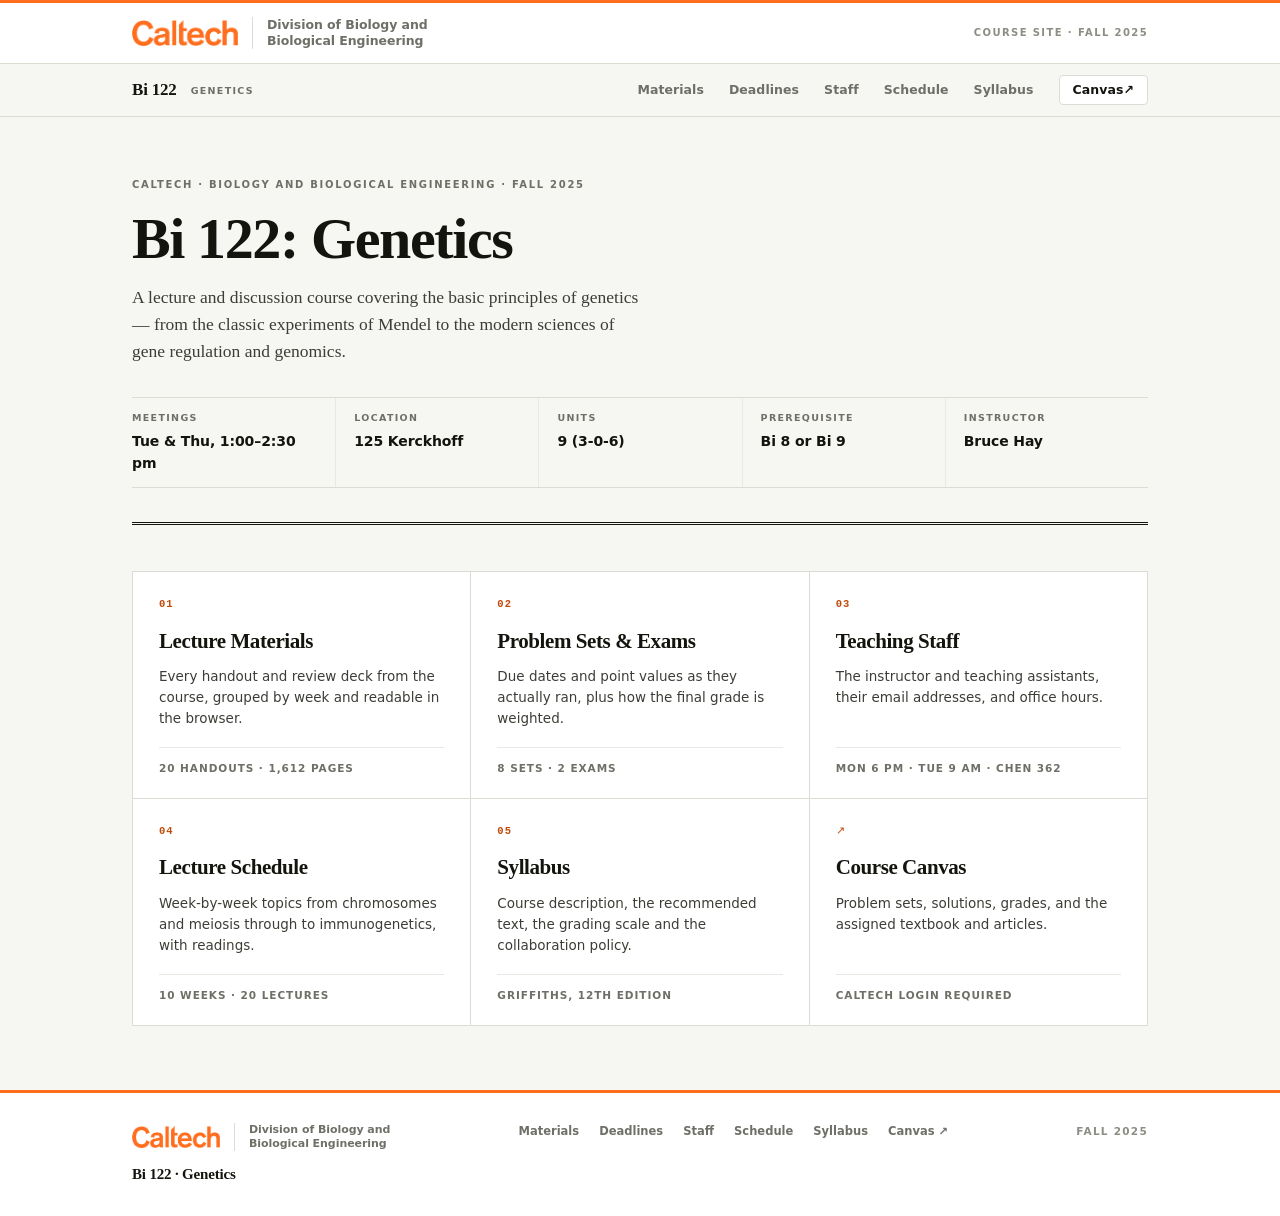
<file: index.html>
<!DOCTYPE html>
<html lang="en">
<head>
<meta charset="utf-8">
<meta name="viewport" content="width=device-width, initial-scale=1">
<title>Bi 122 · Genetics — Caltech</title>
<meta name="description" content="Bi 122: Genetics — lecture handouts, problem set deadlines, syllabus and teaching staff. Division of Biology and Biological Engineering, California Institute of Technology.">
<meta name="theme-color" content="#f7f7f5">
<link rel="icon" href="favicon.svg" type="image/svg+xml">
<meta property="og:type" content="website">
<meta property="og:site_name" content="Bi 122 · Genetics — Caltech">
<meta property="og:title" content="Bi 122 · Genetics — Caltech">
<meta property="og:description" content="Bi 122: Genetics — lecture handouts, problem set deadlines, syllabus and teaching staff. Division of Biology and Biological Engineering, California Institute of Technology.">
<meta property="og:url" content="https://bi122resources.rishib.com/">
<meta name="twitter:card" content="summary">
<link rel="canonical" href="https://bi122resources.rishib.com/">
<link rel="stylesheet" href="styles.css">
</head>
<body>

<a class="skip" href="#main">Skip to content</a>

<div class="brandbar">
  <div class="brandbar-inner">
    <a class="lockup" href="https://www.bbe.caltech.edu/" target="_blank" rel="noopener">
      <img src="images/caltech-wordmark.png" alt="Caltech" width="106" height="26">
      <span class="lockup-rule" aria-hidden="true"></span>
      <span class="lockup-div">Division of Biology and<br>Biological Engineering</span>
    </a>
    <span class="brandbar-note">Course site · Fall 2025</span>
  </div>
</div>

<nav class="nav" aria-label="Course sections">
  <div class="nav-inner">
    <a class="nav-mark" href="index.html">Bi 122 <span>Genetics</span></a>
    <div class="nav-links">
      <a href="materials.html">Materials</a>
      <a href="deadlines.html">Deadlines</a>
      <a href="staff.html">Staff</a>
      <a href="schedule.html">Schedule</a>
      <a href="syllabus.html">Syllabus</a>
      <a class="canvas" href="https://caltech.instructure.com/courses/9095" target="_blank" rel="noopener">Canvas <span aria-hidden="true">↗</span></a>
    </div>
  </div>
</nav>

<main class="shell" id="main">

  <header class="masthead">
    <div class="eyebrow">Caltech · Biology and Biological Engineering · Fall 2025</div>
    <h1>Bi 122: Genetics</h1>
    <p class="lede">
      A lecture and discussion course covering the basic principles of genetics — from the classic
      experiments of Mendel to the modern sciences of gene regulation and genomics.
    </p>
    <dl class="meta-row">
      <div class="meta-cell"><dt>Meetings</dt><dd>Tue &amp; Thu, 1:00–2:30 pm</dd></div>
      <div class="meta-cell"><dt>Location</dt><dd>125 Kerckhoff</dd></div>
      <div class="meta-cell"><dt>Units</dt><dd>9 (3-0-6)</dd></div>
      <div class="meta-cell"><dt>Prerequisite</dt><dd>Bi 8 or Bi 9</dd></div>
      <div class="meta-cell"><dt>Instructor</dt><dd>Bruce Hay</dd></div>
    </dl>
  </header>

  <section class="section">
    <div class="cards">
      <a class="card" href="materials.html">
        <div class="card-num">01</div>
        <div class="card-title">Lecture Materials</div>
        <p class="card-desc">
          Every handout and review deck from the course, grouped by week and readable in the browser.
        </p>
        <div class="card-meta">20 handouts · 1,612 pages</div>
      </a>

      <a class="card" href="deadlines.html">
        <div class="card-num">02</div>
        <div class="card-title">Problem Sets &amp; Exams</div>
        <p class="card-desc">
          Due dates and point values as they actually ran, plus how the final grade is weighted.
        </p>
        <div class="card-meta">8 sets · 2 exams</div>
      </a>

      <a class="card" href="staff.html">
        <div class="card-num">03</div>
        <div class="card-title">Teaching Staff</div>
        <p class="card-desc">
          The instructor and teaching assistants, their email addresses, and office hours.
        </p>
        <div class="card-meta">Mon 6 pm · Tue 9 am · Chen 362</div>
      </a>

      <a class="card" href="schedule.html">
        <div class="card-num">04</div>
        <div class="card-title">Lecture Schedule</div>
        <p class="card-desc">
          Week-by-week topics from chromosomes and meiosis through to immunogenetics, with readings.
        </p>
        <div class="card-meta">10 weeks · 20 lectures</div>
      </a>

      <a class="card" href="syllabus.html">
        <div class="card-num">05</div>
        <div class="card-title">Syllabus</div>
        <p class="card-desc">
          Course description, the recommended text, the grading scale and the collaboration policy.
        </p>
        <div class="card-meta">Griffiths, 12th edition</div>
      </a>

      <a class="card external" href="https://caltech.instructure.com/courses/9095" target="_blank" rel="noopener">
        <div class="card-num">↗</div>
        <div class="card-title">Course Canvas</div>
        <p class="card-desc">
          Problem sets, solutions, grades, and the assigned textbook and articles.
        </p>
        <div class="card-meta">Caltech login required</div>
      </a>
    </div>
  </section>

</main>

<footer class="footer">
  <div class="footer-inner">
    <div class="footer-brand">
      <a class="lockup lockup-sm" href="https://www.bbe.caltech.edu/" target="_blank" rel="noopener">
        <img src="images/caltech-wordmark.png" alt="Caltech" width="88" height="21">
        <span class="lockup-rule" aria-hidden="true"></span>
        <span class="lockup-div">Division of Biology and<br>Biological Engineering</span>
      </a>
      <div class="footer-title">Bi 122 · Genetics</div>
    </div>
    <nav class="footer-links" aria-label="Footer">
      <a href="materials.html">Materials</a>
      <a href="deadlines.html">Deadlines</a>
      <a href="staff.html">Staff</a>
      <a href="schedule.html">Schedule</a>
      <a href="syllabus.html">Syllabus</a>
      <a href="https://caltech.instructure.com/courses/9095" target="_blank" rel="noopener">Canvas ↗</a>
    </nav>
    <div class="footer-meta">Fall 2025</div>
  </div>
</footer>
</body>
</html>
</file>
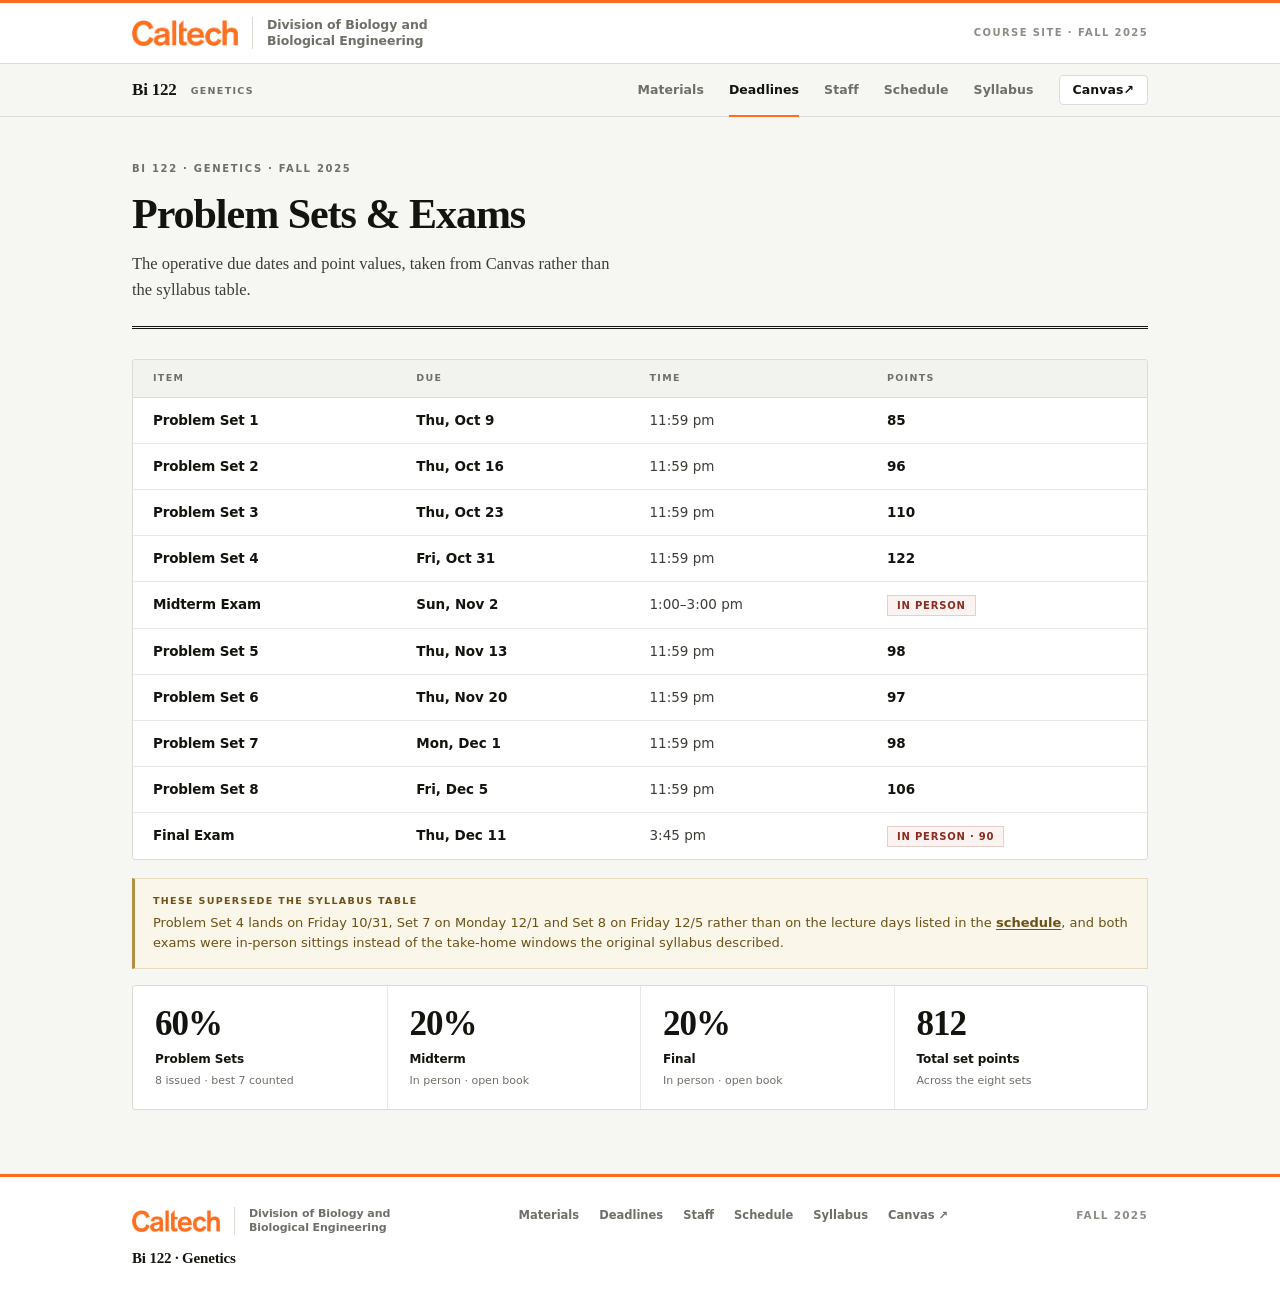
<file: deadlines.html>
<!DOCTYPE html>
<html lang="en">
<head>
<meta charset="utf-8">
<meta name="viewport" content="width=device-width, initial-scale=1">
<title>Problem Sets &amp; Exams · Bi 122 Genetics</title>
<meta name="description" content="Problem set due dates, point values and exam times for Bi 122: Genetics.">
<meta name="theme-color" content="#f7f7f5">
<link rel="icon" href="favicon.svg" type="image/svg+xml">
<meta property="og:type" content="website">
<meta property="og:site_name" content="Bi 122 · Genetics — Caltech">
<meta property="og:title" content="Problem Sets &amp; Exams · Bi 122 Genetics">
<meta property="og:description" content="Problem set due dates, point values and exam times for Bi 122: Genetics.">
<meta property="og:url" content="https://bi122resources.rishib.com/deadlines.html">
<meta name="twitter:card" content="summary">
<link rel="canonical" href="https://bi122resources.rishib.com/deadlines.html">
<link rel="stylesheet" href="styles.css">
</head>
<body>

<a class="skip" href="#main">Skip to content</a>

<div class="brandbar">
  <div class="brandbar-inner">
    <a class="lockup" href="https://www.bbe.caltech.edu/" target="_blank" rel="noopener">
      <img src="images/caltech-wordmark.png" alt="Caltech" width="106" height="26">
      <span class="lockup-rule" aria-hidden="true"></span>
      <span class="lockup-div">Division of Biology and<br>Biological Engineering</span>
    </a>
    <span class="brandbar-note">Course site · Fall 2025</span>
  </div>
</div>

<nav class="nav" aria-label="Course sections">
  <div class="nav-inner">
    <a class="nav-mark" href="index.html">Bi 122 <span>Genetics</span></a>
    <div class="nav-links">
      <a href="materials.html">Materials</a>
      <a href="deadlines.html" class="active" aria-current="page">Deadlines</a>
      <a href="staff.html">Staff</a>
      <a href="schedule.html">Schedule</a>
      <a href="syllabus.html">Syllabus</a>
      <a class="canvas" href="https://caltech.instructure.com/courses/9095" target="_blank" rel="noopener">Canvas <span aria-hidden="true">↗</span></a>
    </div>
  </div>
</nav>

<main class="shell" id="main">

  <header class="pagehead">
    <div class="eyebrow">Bi 122 · Genetics · Fall 2025</div>
    <h1>Problem Sets &amp; Exams</h1>
    <p class="lede">The operative due dates and point values, taken from Canvas rather than the syllabus table.</p>
  </header>

  <section class="section flush">
    <div class="panel">
      <div class="table-scroll">
        <table>
          <thead>
            <tr>
              <th scope="col">Item</th><th scope="col">Due</th>
              <th scope="col">Time</th><th scope="col">Points</th>
            </tr>
          </thead>
          <tbody>
            <tr><td class="topic">Problem Set 1</td><td class="date">Thu, Oct 9</td><td>11:59 pm</td><td class="num">85</td></tr>
            <tr><td class="topic">Problem Set 2</td><td class="date">Thu, Oct 16</td><td>11:59 pm</td><td class="num">96</td></tr>
            <tr><td class="topic">Problem Set 3</td><td class="date">Thu, Oct 23</td><td>11:59 pm</td><td class="num">110</td></tr>
            <tr><td class="topic">Problem Set 4</td><td class="date">Fri, Oct 31</td><td>11:59 pm</td><td class="num">122</td></tr>
            <tr class="rule">
              <td class="topic">Midterm Exam</td><td class="date">Sun, Nov 2</td>
              <td>1:00–3:00 pm</td><td><span class="tag exam">In person</span></td>
            </tr>
            <tr class="rule"><td class="topic">Problem Set 5</td><td class="date">Thu, Nov 13</td><td>11:59 pm</td><td class="num">98</td></tr>
            <tr><td class="topic">Problem Set 6</td><td class="date">Thu, Nov 20</td><td>11:59 pm</td><td class="num">97</td></tr>
            <tr><td class="topic">Problem Set 7</td><td class="date">Mon, Dec 1</td><td>11:59 pm</td><td class="num">98</td></tr>
            <tr><td class="topic">Problem Set 8</td><td class="date">Fri, Dec 5</td><td>11:59 pm</td><td class="num">106</td></tr>
            <tr class="rule">
              <td class="topic">Final Exam</td><td class="date">Thu, Dec 11</td>
              <td>3:45 pm</td><td><span class="tag exam">In person · 90</span></td>
            </tr>
          </tbody>
        </table>
      </div>
    </div>

    <div class="callout">
      <div>
        <span class="callout-tag">These supersede the syllabus table</span>
        Problem Set 4 lands on Friday 10/31, Set 7 on Monday 12/1 and Set 8 on Friday 12/5 rather
        than on the lecture days listed in the <a href="schedule.html"><strong>schedule</strong></a>,
        and both exams were in-person sittings
        instead of the take-home windows the original syllabus described.
      </div>
    </div>

    <div class="panel" style="margin-top:16px">
      <div class="stats">
        <div class="stat">
          <div class="stat-value">60%</div>
          <div class="stat-label">Problem Sets</div>
          <div class="stat-sub">8 issued · best 7 counted</div>
        </div>
        <div class="stat">
          <div class="stat-value">20%</div>
          <div class="stat-label">Midterm</div>
          <div class="stat-sub">In person · open book</div>
        </div>
        <div class="stat">
          <div class="stat-value">20%</div>
          <div class="stat-label">Final</div>
          <div class="stat-sub">In person · open book</div>
        </div>
        <div class="stat">
          <div class="stat-value">812</div>
          <div class="stat-label">Total set points</div>
          <div class="stat-sub">Across the eight sets</div>
        </div>
      </div>
    </div>
  </section>

</main>

<footer class="footer">
  <div class="footer-inner">
    <div class="footer-brand">
      <a class="lockup lockup-sm" href="https://www.bbe.caltech.edu/" target="_blank" rel="noopener">
        <img src="images/caltech-wordmark.png" alt="Caltech" width="88" height="21">
        <span class="lockup-rule" aria-hidden="true"></span>
        <span class="lockup-div">Division of Biology and<br>Biological Engineering</span>
      </a>
      <div class="footer-title">Bi 122 · Genetics</div>
    </div>
    <nav class="footer-links" aria-label="Footer">
      <a href="materials.html">Materials</a>
      <a href="deadlines.html">Deadlines</a>
      <a href="staff.html">Staff</a>
      <a href="schedule.html">Schedule</a>
      <a href="syllabus.html">Syllabus</a>
      <a href="https://caltech.instructure.com/courses/9095" target="_blank" rel="noopener">Canvas ↗</a>
    </nav>
    <div class="footer-meta">Fall 2025</div>
  </div>
</footer>
</body>
</html>
</file>
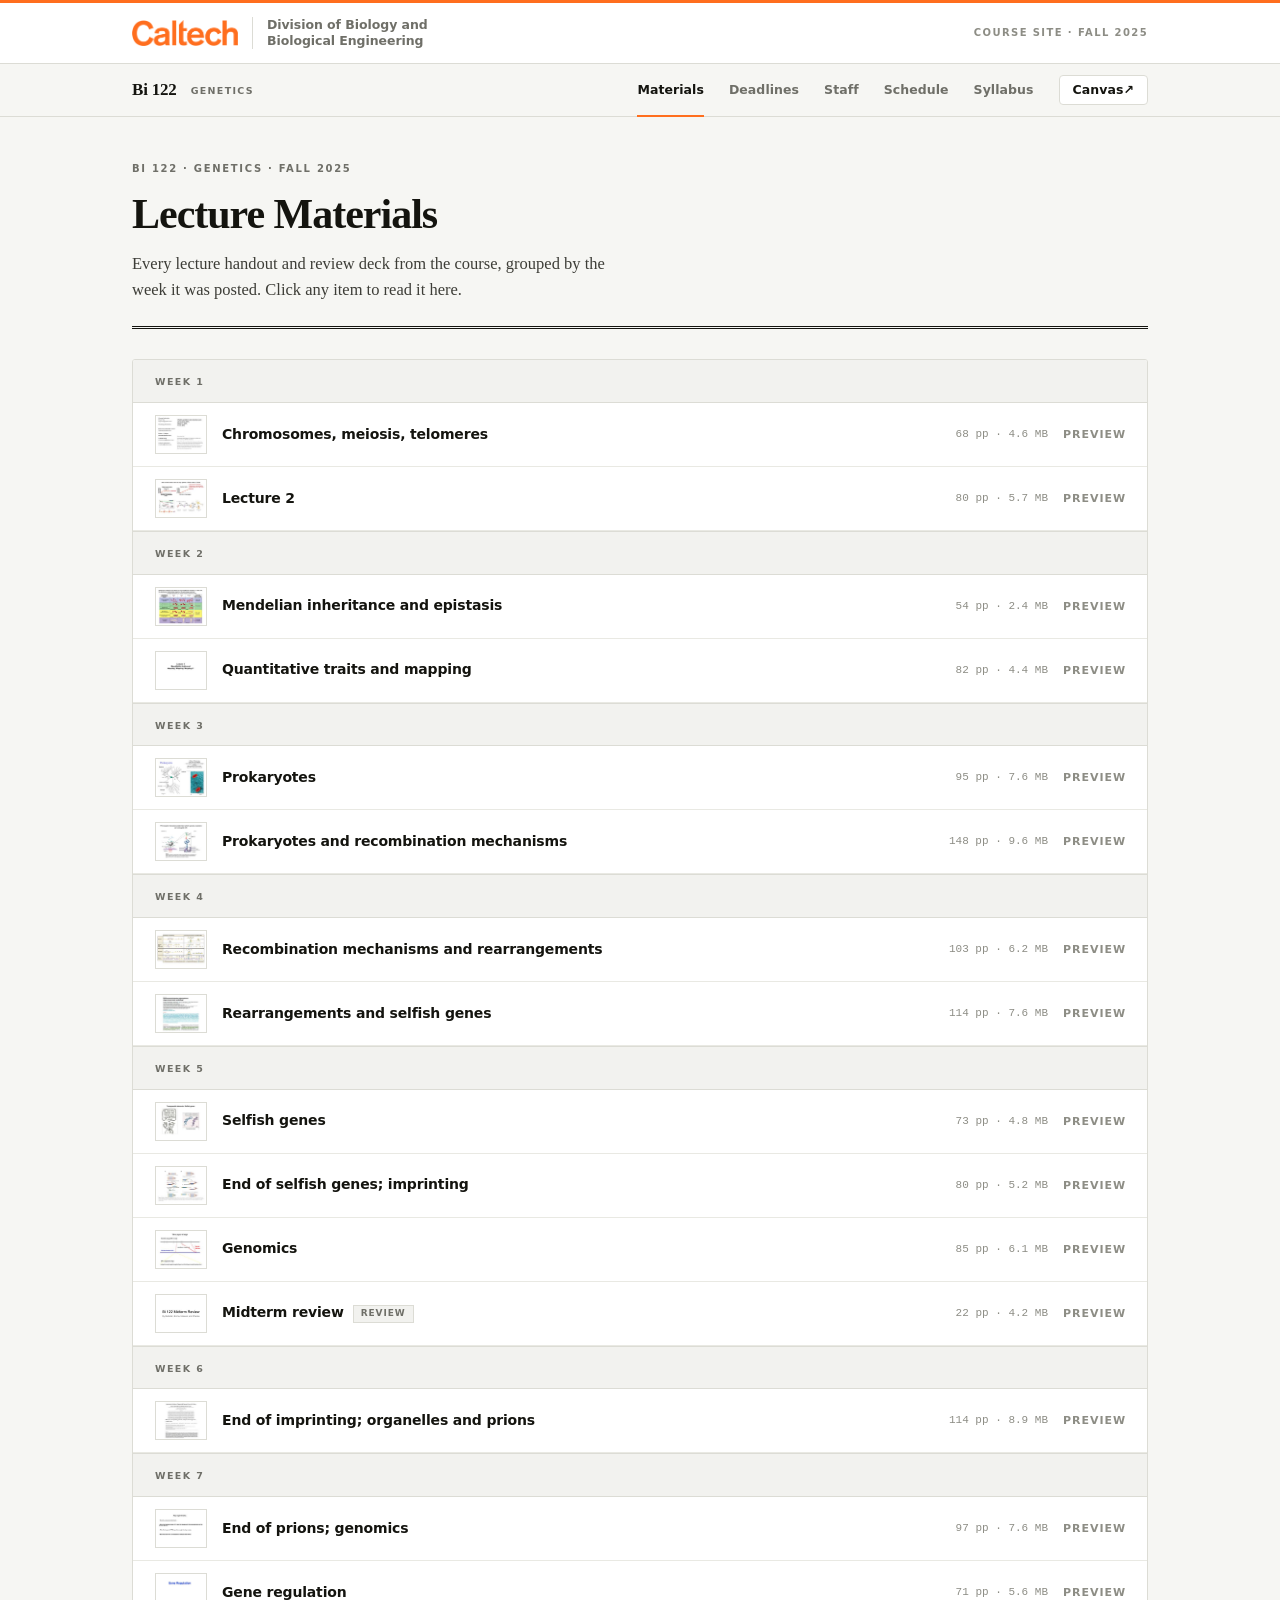
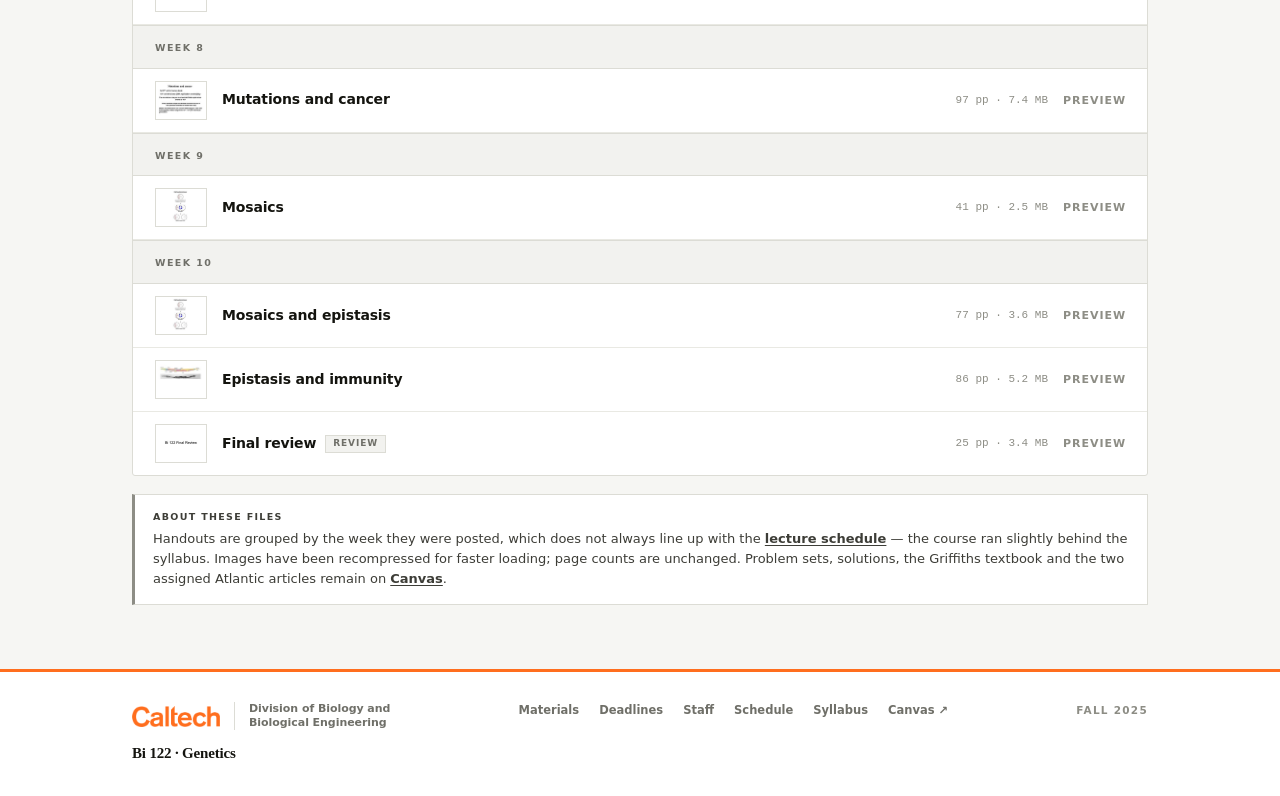
<file: materials.html>
<!DOCTYPE html>
<html lang="en">
<head>
<meta charset="utf-8">
<meta name="viewport" content="width=device-width, initial-scale=1">
<title>Lecture Materials · Bi 122 Genetics</title>
<meta name="description" content="Lecture handouts and review decks for Bi 122: Genetics, organised by week and previewable in the browser.">
<meta name="theme-color" content="#f7f7f5">
<link rel="icon" href="favicon.svg" type="image/svg+xml">
<meta property="og:type" content="website">
<meta property="og:site_name" content="Bi 122 · Genetics — Caltech">
<meta property="og:title" content="Lecture Materials · Bi 122 Genetics">
<meta property="og:description" content="Lecture handouts and review decks for Bi 122: Genetics, organised by week and previewable in the browser.">
<meta property="og:url" content="https://bi122resources.rishib.com/materials.html">
<meta name="twitter:card" content="summary">
<link rel="canonical" href="https://bi122resources.rishib.com/materials.html">
<link rel="stylesheet" href="styles.css">
</head>
<body>

<a class="skip" href="#main">Skip to content</a>

<div class="brandbar">
  <div class="brandbar-inner">
    <a class="lockup" href="https://www.bbe.caltech.edu/" target="_blank" rel="noopener">
      <img src="images/caltech-wordmark.png" alt="Caltech" width="106" height="26">
      <span class="lockup-rule" aria-hidden="true"></span>
      <span class="lockup-div">Division of Biology and<br>Biological Engineering</span>
    </a>
    <span class="brandbar-note">Course site · Fall 2025</span>
  </div>
</div>

<nav class="nav" aria-label="Course sections">
  <div class="nav-inner">
    <a class="nav-mark" href="index.html">Bi 122 <span>Genetics</span></a>
    <div class="nav-links">
      <a href="materials.html" class="active" aria-current="page">Materials</a>
      <a href="deadlines.html">Deadlines</a>
      <a href="staff.html">Staff</a>
      <a href="schedule.html">Schedule</a>
      <a href="syllabus.html">Syllabus</a>
      <a class="canvas" href="https://caltech.instructure.com/courses/9095" target="_blank" rel="noopener">Canvas <span aria-hidden="true">↗</span></a>
    </div>
  </div>
</nav>

<main class="shell" id="main">

  <header class="pagehead">
    <div class="eyebrow">Bi 122 · Genetics · Fall 2025</div>
    <h1>Lecture Materials</h1>
    <p class="lede">Every lecture handout and review deck from the course, grouped by the week it was posted. Click any item to read it here.</p>
  </header>

  <section class="section flush">
    <div class="panel">
      <div class="wk">
        <div class="wk-head"><span class="wk-num">Week 1</span></div>
        <a class="file" href="materials/w1-chromosomes-meiosis-telomeres.pdf">
          <img class="file-thumb" src="images/thumbs/w1-chromosomes-meiosis-telomeres.jpg" alt="" width="54" height="40" loading="lazy">
          <span class="file-name">Chromosomes, meiosis, telomeres</span>
          <span class="file-meta">68 pp · 4.6 MB</span><span class="file-dl">Preview</span>
        </a>
        <a class="file" href="materials/w1-lecture-2.pdf">
          <img class="file-thumb" src="images/thumbs/w1-lecture-2.jpg" alt="" width="54" height="40" loading="lazy">
          <span class="file-name">Lecture 2</span>
          <span class="file-meta">80 pp · 5.7 MB</span><span class="file-dl">Preview</span>
        </a>
      </div>

      <div class="wk">
        <div class="wk-head"><span class="wk-num">Week 2</span></div>
        <a class="file" href="materials/w2-mendelian-inheritance-epistasis.pdf">
          <img class="file-thumb" src="images/thumbs/w2-mendelian-inheritance-epistasis.jpg" alt="" width="54" height="40" loading="lazy">
          <span class="file-name">Mendelian inheritance and epistasis</span>
          <span class="file-meta">54 pp · 2.4 MB</span><span class="file-dl">Preview</span>
        </a>
        <a class="file" href="materials/w2-quantitative-traits-mapping.pdf">
          <img class="file-thumb" src="images/thumbs/w2-quantitative-traits-mapping.jpg" alt="" width="54" height="40" loading="lazy">
          <span class="file-name">Quantitative traits and mapping</span>
          <span class="file-meta">82 pp · 4.4 MB</span><span class="file-dl">Preview</span>
        </a>
      </div>

      <div class="wk">
        <div class="wk-head"><span class="wk-num">Week 3</span></div>
        <a class="file" href="materials/w3-prokaryotes.pdf">
          <img class="file-thumb" src="images/thumbs/w3-prokaryotes.jpg" alt="" width="54" height="40" loading="lazy">
          <span class="file-name">Prokaryotes</span>
          <span class="file-meta">95 pp · 7.6 MB</span><span class="file-dl">Preview</span>
        </a>
        <a class="file" href="materials/w3-prokaryotes-recombination.pdf">
          <img class="file-thumb" src="images/thumbs/w3-prokaryotes-recombination.jpg" alt="" width="54" height="40" loading="lazy">
          <span class="file-name">Prokaryotes and recombination mechanisms</span>
          <span class="file-meta">148 pp · 9.6 MB</span><span class="file-dl">Preview</span>
        </a>
      </div>

      <div class="wk">
        <div class="wk-head"><span class="wk-num">Week 4</span></div>
        <a class="file" href="materials/w4-recombination-rearrangements.pdf">
          <img class="file-thumb" src="images/thumbs/w4-recombination-rearrangements.jpg" alt="" width="54" height="40" loading="lazy">
          <span class="file-name">Recombination mechanisms and rearrangements</span>
          <span class="file-meta">103 pp · 6.2 MB</span><span class="file-dl">Preview</span>
        </a>
        <a class="file" href="materials/w4-rearrangements-selfish-genes.pdf">
          <img class="file-thumb" src="images/thumbs/w4-rearrangements-selfish-genes.jpg" alt="" width="54" height="40" loading="lazy">
          <span class="file-name">Rearrangements and selfish genes</span>
          <span class="file-meta">114 pp · 7.6 MB</span><span class="file-dl">Preview</span>
        </a>
      </div>

      <div class="wk">
        <div class="wk-head"><span class="wk-num">Week 5</span></div>
        <a class="file" href="materials/w5-selfish-genes.pdf">
          <img class="file-thumb" src="images/thumbs/w5-selfish-genes.jpg" alt="" width="54" height="40" loading="lazy">
          <span class="file-name">Selfish genes</span>
          <span class="file-meta">73 pp · 4.8 MB</span><span class="file-dl">Preview</span>
        </a>
        <a class="file" href="materials/w5-selfish-genes-imprinting.pdf">
          <img class="file-thumb" src="images/thumbs/w5-selfish-genes-imprinting.jpg" alt="" width="54" height="40" loading="lazy">
          <span class="file-name">End of selfish genes; imprinting</span>
          <span class="file-meta">80 pp · 5.2 MB</span><span class="file-dl">Preview</span>
        </a>
        <a class="file" href="materials/w5-genomics.pdf">
          <img class="file-thumb" src="images/thumbs/w5-genomics.jpg" alt="" width="54" height="40" loading="lazy">
          <span class="file-name">Genomics</span>
          <span class="file-meta">85 pp · 6.1 MB</span><span class="file-dl">Preview</span>
        </a>
        <a class="file" href="materials/w5-midterm-review.pdf">
          <img class="file-thumb" src="images/thumbs/w5-midterm-review.jpg" alt="" width="54" height="40" loading="lazy">
          <span class="file-name">Midterm review<span class="rev">Review</span></span>
          <span class="file-meta">22 pp · 4.2 MB</span><span class="file-dl">Preview</span>
        </a>
      </div>

      <div class="wk">
        <div class="wk-head"><span class="wk-num">Week 6</span></div>
        <a class="file" href="materials/w6-imprinting-organelles-prions.pdf">
          <img class="file-thumb" src="images/thumbs/w6-imprinting-organelles-prions.jpg" alt="" width="54" height="40" loading="lazy">
          <span class="file-name">End of imprinting; organelles and prions</span>
          <span class="file-meta">114 pp · 8.9 MB</span><span class="file-dl">Preview</span>
        </a>
      </div>

      <div class="wk">
        <div class="wk-head"><span class="wk-num">Week 7</span></div>
        <a class="file" href="materials/w7-prions-genomics.pdf">
          <img class="file-thumb" src="images/thumbs/w7-prions-genomics.jpg" alt="" width="54" height="40" loading="lazy">
          <span class="file-name">End of prions; genomics</span>
          <span class="file-meta">97 pp · 7.6 MB</span><span class="file-dl">Preview</span>
        </a>
        <a class="file" href="materials/w7-gene-regulation.pdf">
          <img class="file-thumb" src="images/thumbs/w7-gene-regulation.jpg" alt="" width="54" height="40" loading="lazy">
          <span class="file-name">Gene regulation</span>
          <span class="file-meta">71 pp · 5.6 MB</span><span class="file-dl">Preview</span>
        </a>
      </div>

      <div class="wk">
        <div class="wk-head"><span class="wk-num">Week 8</span></div>
        <a class="file" href="materials/w8-mutations-cancer.pdf">
          <img class="file-thumb" src="images/thumbs/w8-mutations-cancer.jpg" alt="" width="54" height="40" loading="lazy">
          <span class="file-name">Mutations and cancer</span>
          <span class="file-meta">97 pp · 7.4 MB</span><span class="file-dl">Preview</span>
        </a>
      </div>

      <div class="wk">
        <div class="wk-head"><span class="wk-num">Week 9</span></div>
        <a class="file" href="materials/w9-mosaics.pdf">
          <img class="file-thumb" src="images/thumbs/w9-mosaics.jpg" alt="" width="54" height="40" loading="lazy">
          <span class="file-name">Mosaics</span>
          <span class="file-meta">41 pp · 2.5 MB</span><span class="file-dl">Preview</span>
        </a>
      </div>

      <div class="wk">
        <div class="wk-head"><span class="wk-num">Week 10</span></div>
        <a class="file" href="materials/w10-mosaics-epistasis.pdf">
          <img class="file-thumb" src="images/thumbs/w10-mosaics-epistasis.jpg" alt="" width="54" height="40" loading="lazy">
          <span class="file-name">Mosaics and epistasis</span>
          <span class="file-meta">77 pp · 3.6 MB</span><span class="file-dl">Preview</span>
        </a>
        <a class="file" href="materials/w10-epistasis-immunity.pdf">
          <img class="file-thumb" src="images/thumbs/w10-epistasis-immunity.jpg" alt="" width="54" height="40" loading="lazy">
          <span class="file-name">Epistasis and immunity</span>
          <span class="file-meta">86 pp · 5.2 MB</span><span class="file-dl">Preview</span>
        </a>
        <a class="file" href="materials/w10-final-review.pdf">
          <img class="file-thumb" src="images/thumbs/w10-final-review.jpg" alt="" width="54" height="40" loading="lazy">
          <span class="file-name">Final review<span class="rev">Review</span></span>
          <span class="file-meta">25 pp · 3.4 MB</span><span class="file-dl">Preview</span>
        </a>
      </div>
    </div>

    <div class="callout plain">
      <div>
        <span class="callout-tag">About these files</span>
        Handouts are grouped by the week they were posted, which does not always line up with the
        <a href="schedule.html"><strong>lecture schedule</strong></a> — the course ran slightly
        behind the syllabus. Images have been
        recompressed for faster loading; page counts are unchanged. Problem sets, solutions, the
        Griffiths textbook and the two assigned <em>Atlantic</em> articles remain on
        <a href="https://caltech.instructure.com/courses/9095" target="_blank" rel="noopener"><strong>Canvas</strong></a>.
      </div>
    </div>
  </section>

</main>

<footer class="footer">
  <div class="footer-inner">
    <div class="footer-brand">
      <a class="lockup lockup-sm" href="https://www.bbe.caltech.edu/" target="_blank" rel="noopener">
        <img src="images/caltech-wordmark.png" alt="Caltech" width="88" height="21">
        <span class="lockup-rule" aria-hidden="true"></span>
        <span class="lockup-div">Division of Biology and<br>Biological Engineering</span>
      </a>
      <div class="footer-title">Bi 122 · Genetics</div>
    </div>
    <nav class="footer-links" aria-label="Footer">
      <a href="materials.html">Materials</a>
      <a href="deadlines.html">Deadlines</a>
      <a href="staff.html">Staff</a>
      <a href="schedule.html">Schedule</a>
      <a href="syllabus.html">Syllabus</a>
      <a href="https://caltech.instructure.com/courses/9095" target="_blank" rel="noopener">Canvas ↗</a>
    </nav>
    <div class="footer-meta">Fall 2025</div>
  </div>
</footer>

<!-- ── In-site document viewer ──────────────────────────────── -->
<div class="viewer" id="viewer" hidden role="dialog" aria-modal="true" aria-labelledby="viewerTitle">
  <div class="viewer-bar">
    <div class="viewer-title" id="viewerTitle"></div>
    <div class="viewer-actions">
      <a class="vbtn" id="viewerTab" target="_blank" rel="noopener">New tab ↗</a>
      <a class="vbtn" id="viewerDl" download>Download</a>
      <button class="vbtn solid" id="viewerClose" type="button">Close ✕</button>
    </div>
  </div>
  <div class="viewer-body">
    <iframe id="viewerFrame" title="Document preview"></iframe>
  </div>
</div>

<script>
(function () {
  var viewer = document.getElementById('viewer'),
      frame  = document.getElementById('viewerFrame'),
      title  = document.getElementById('viewerTitle'),
      tab    = document.getElementById('viewerTab'),
      dl     = document.getElementById('viewerDl'),
      last   = null;

  // iOS renders PDFs in an iframe as a single non-scrollable page, so there
  // the native handler is genuinely better than this viewer.
  var iOS = /iP(hone|od|ad)/.test(navigator.platform) ||
            (navigator.maxTouchPoints > 1 && /Mac/.test(navigator.platform));
  if (iOS) return;

  function open(href, name) {
    last = document.activeElement;
    title.textContent = name;
    tab.href = dl.href = href;
    frame.src = href + '#view=FitH';
    viewer.hidden = false;
    document.body.style.overflow = 'hidden';
    document.getElementById('viewerClose').focus();
  }

  function close() {
    viewer.hidden = true;
    frame.src = 'about:blank';   // '' would resolve to this page and reload it
    document.body.style.overflow = '';
    if (last) last.focus();
  }

  document.addEventListener('click', function (e) {
    var link = e.target.closest('a.file');
    if (!link) return;
    if (e.metaKey || e.ctrlKey || e.shiftKey || e.altKey || e.button !== 0) return;
    e.preventDefault();
    // Clone so the "Review" badge inside .file-name is not read as part of the title.
    var label = link.querySelector('.file-name').cloneNode(true),
        badge = label.querySelector('.rev');
    if (badge) badge.remove();
    open(link.getAttribute('href'), label.textContent.trim());
  });

  document.getElementById('viewerClose').addEventListener('click', close);
  viewer.addEventListener('click', function (e) { if (e.target === viewer) close(); });
  document.addEventListener('keydown', function (e) {
    if (e.key === 'Escape' && !viewer.hidden) close();
  });
})();
</script>
</body>
</html>
</file>
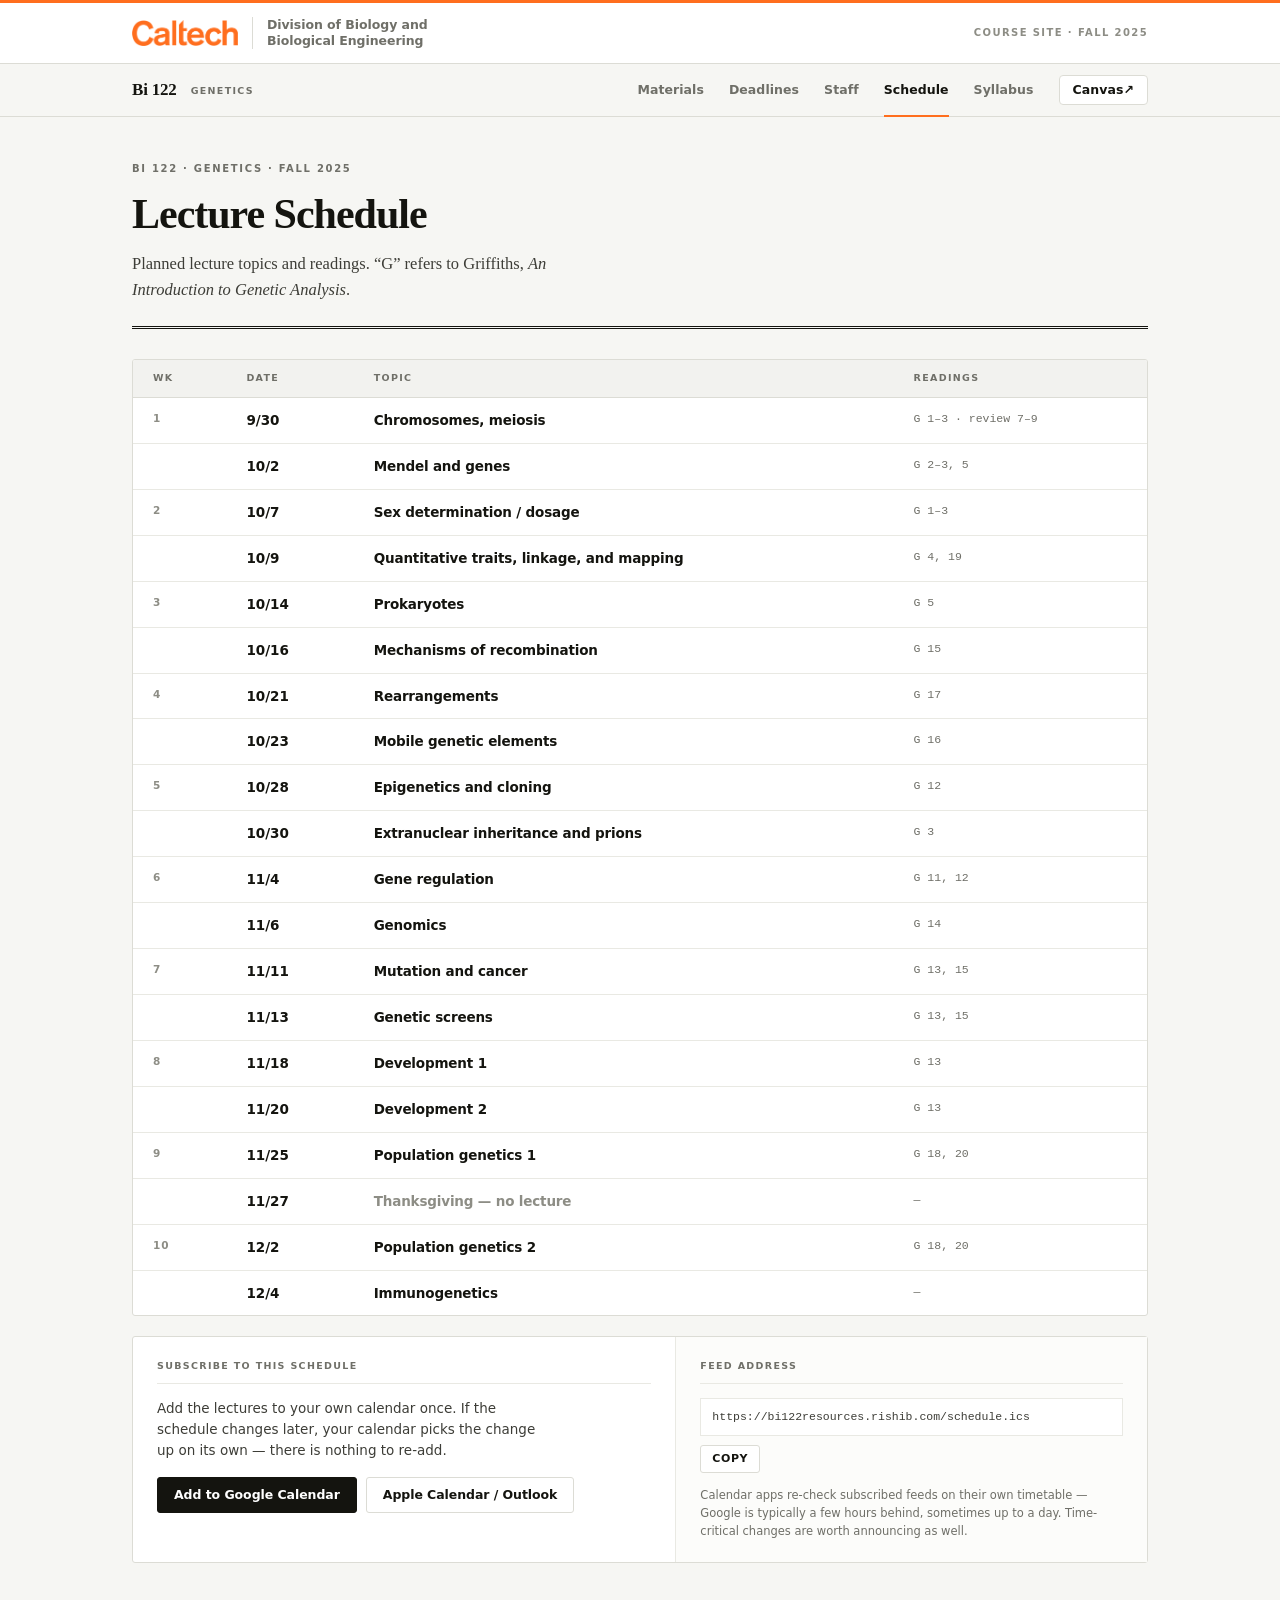
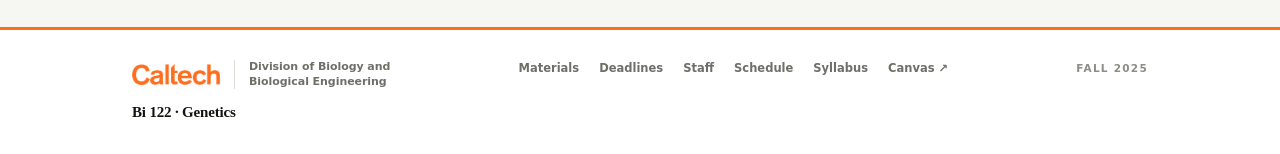
<file: schedule.html>
<!DOCTYPE html>
<html lang="en">
<head>
<meta charset="utf-8">
<meta name="viewport" content="width=device-width, initial-scale=1">
<title>Lecture Schedule · Bi 122 Genetics</title>
<meta name="description" content="Week-by-week lecture topics and assigned readings for Bi 122: Genetics.">
<meta name="theme-color" content="#f7f7f5">
<link rel="icon" href="favicon.svg" type="image/svg+xml">
<meta property="og:type" content="website">
<meta property="og:site_name" content="Bi 122 · Genetics — Caltech">
<meta property="og:title" content="Lecture Schedule · Bi 122 Genetics">
<meta property="og:description" content="Week-by-week lecture topics and assigned readings for Bi 122: Genetics.">
<meta property="og:url" content="https://bi122resources.rishib.com/schedule.html">
<meta name="twitter:card" content="summary">
<link rel="canonical" href="https://bi122resources.rishib.com/schedule.html">
<link rel="stylesheet" href="styles.css">
</head>
<body>

<a class="skip" href="#main">Skip to content</a>

<div class="brandbar">
  <div class="brandbar-inner">
    <a class="lockup" href="https://www.bbe.caltech.edu/" target="_blank" rel="noopener">
      <img src="images/caltech-wordmark.png" alt="Caltech" width="106" height="26">
      <span class="lockup-rule" aria-hidden="true"></span>
      <span class="lockup-div">Division of Biology and<br>Biological Engineering</span>
    </a>
    <span class="brandbar-note">Course site · Fall 2025</span>
  </div>
</div>

<nav class="nav" aria-label="Course sections">
  <div class="nav-inner">
    <a class="nav-mark" href="index.html">Bi 122 <span>Genetics</span></a>
    <div class="nav-links">
      <a href="materials.html">Materials</a>
      <a href="deadlines.html">Deadlines</a>
      <a href="staff.html">Staff</a>
      <a href="schedule.html" class="active" aria-current="page">Schedule</a>
      <a href="syllabus.html">Syllabus</a>
      <a class="canvas" href="https://caltech.instructure.com/courses/9095" target="_blank" rel="noopener">Canvas <span aria-hidden="true">↗</span></a>
    </div>
  </div>
</nav>

<main class="shell" id="main">

  <header class="pagehead">
    <div class="eyebrow">Bi 122 · Genetics · Fall 2025</div>
    <h1>Lecture Schedule</h1>
    <p class="lede">Planned lecture topics and readings. “G” refers to Griffiths, <em>An Introduction to Genetic Analysis</em>.</p>
  </header>

  <section class="section flush">
    <div class="panel">
      <div class="table-scroll">
        <table>
          <thead>
            <tr>
              <th scope="col">Wk</th><th scope="col">Date</th>
              <th scope="col">Topic</th><th scope="col">Readings</th>
            </tr>
          </thead>
          <tbody>
            <!-- BEGIN schedule -->
            <tr><td class="week">1</td><td class="date">9/30</td><td class="topic">Chromosomes, meiosis</td><td class="reading">G 1–3 · review 7–9</td></tr>
            <tr><td class="week"></td><td class="date">10/2</td><td class="topic">Mendel and genes</td><td class="reading">G 2–3, 5</td></tr>
            <tr class="rule"><td class="week">2</td><td class="date">10/7</td><td class="topic">Sex determination / dosage</td><td class="reading">G 1–3</td></tr>
            <tr><td class="week"></td><td class="date">10/9</td><td class="topic">Quantitative traits, linkage, and mapping</td><td class="reading">G 4, 19</td></tr>
            <tr class="rule"><td class="week">3</td><td class="date">10/14</td><td class="topic">Prokaryotes</td><td class="reading">G 5</td></tr>
            <tr><td class="week"></td><td class="date">10/16</td><td class="topic">Mechanisms of recombination</td><td class="reading">G 15</td></tr>
            <tr class="rule"><td class="week">4</td><td class="date">10/21</td><td class="topic">Rearrangements</td><td class="reading">G 17</td></tr>
            <tr><td class="week"></td><td class="date">10/23</td><td class="topic">Mobile genetic elements</td><td class="reading">G 16</td></tr>
            <tr class="rule"><td class="week">5</td><td class="date">10/28</td><td class="topic">Epigenetics and cloning</td><td class="reading">G 12</td></tr>
            <tr><td class="week"></td><td class="date">10/30</td><td class="topic">Extranuclear inheritance and prions</td><td class="reading">G 3</td></tr>
            <tr class="rule"><td class="week">6</td><td class="date">11/4</td><td class="topic">Gene regulation</td><td class="reading">G 11, 12</td></tr>
            <tr><td class="week"></td><td class="date">11/6</td><td class="topic">Genomics</td><td class="reading">G 14</td></tr>
            <tr class="rule"><td class="week">7</td><td class="date">11/11</td><td class="topic">Mutation and cancer</td><td class="reading">G 13, 15</td></tr>
            <tr><td class="week"></td><td class="date">11/13</td><td class="topic">Genetic screens</td><td class="reading">G 13, 15</td></tr>
            <tr class="rule"><td class="week">8</td><td class="date">11/18</td><td class="topic">Development 1</td><td class="reading">G 13</td></tr>
            <tr><td class="week"></td><td class="date">11/20</td><td class="topic">Development 2</td><td class="reading">G 13</td></tr>
            <tr class="rule"><td class="week">9</td><td class="date">11/25</td><td class="topic">Population genetics 1</td><td class="reading">G 18, 20</td></tr>
            <tr class="row-off"><td class="week"></td><td class="date">11/27</td><td class="topic">Thanksgiving — no lecture</td><td class="reading">—</td></tr>
            <tr class="rule"><td class="week">10</td><td class="date">12/2</td><td class="topic">Population genetics 2</td><td class="reading">G 18, 20</td></tr>
            <tr><td class="week"></td><td class="date">12/4</td><td class="topic">Immunogenetics</td><td class="reading">—</td></tr>
            <!-- END schedule -->
          </tbody>
        </table>
      </div>
    </div>
    <div class="subscribe">
      <div class="subscribe-main">
        <div class="sub">Subscribe to this schedule</div>
        <p class="subscribe-desc">
          Add the lectures to your own calendar once. If the schedule changes later, your calendar
          picks the change up on its own — there is nothing to re-add.
        </p>
        <div class="subscribe-actions">
          <a class="btn btn-primary" href="https://calendar.google.com/calendar/r?cid=webcal%3A%2F%2Fbi122resources.rishib.com%2Fschedule.ics" target="_blank" rel="noopener">Add to Google Calendar</a>
          <a class="btn" href="webcal://bi122resources.rishib.com/schedule.ics">Apple Calendar / Outlook</a>
        </div>
      </div>
      <div class="subscribe-url">
        <div class="sub">Feed address</div>
        <code id="feedUrl">https://bi122resources.rishib.com/schedule.ics</code>
        <button class="btn btn-small" type="button" id="copyFeed" data-url="https://bi122resources.rishib.com/schedule.ics">Copy</button>
        <p class="subscribe-note">
          Calendar apps re-check subscribed feeds on their own timetable — Google is typically a few
          hours behind, sometimes up to a day. Time-critical changes are worth announcing as well.
        </p>
      </div>
    </div>
  </section>

</main>

<footer class="footer">
  <div class="footer-inner">
    <div class="footer-brand">
      <a class="lockup lockup-sm" href="https://www.bbe.caltech.edu/" target="_blank" rel="noopener">
        <img src="images/caltech-wordmark.png" alt="Caltech" width="88" height="21">
        <span class="lockup-rule" aria-hidden="true"></span>
        <span class="lockup-div">Division of Biology and<br>Biological Engineering</span>
      </a>
      <div class="footer-title">Bi 122 · Genetics</div>
    </div>
    <nav class="footer-links" aria-label="Footer">
      <a href="materials.html">Materials</a>
      <a href="deadlines.html">Deadlines</a>
      <a href="staff.html">Staff</a>
      <a href="schedule.html">Schedule</a>
      <a href="syllabus.html">Syllabus</a>
      <a href="https://caltech.instructure.com/courses/9095" target="_blank" rel="noopener">Canvas ↗</a>
    </nav>
    <div class="footer-meta">Fall 2025</div>
  </div>
</footer>

<script>
(function () {
  var btn = document.getElementById('copyFeed');
  if (!btn || !navigator.clipboard) return;
  btn.addEventListener('click', function () {
    navigator.clipboard.writeText(btn.dataset.url).then(function () {
      var was = btn.textContent;
      btn.textContent = 'Copied';
      setTimeout(function () { btn.textContent = was; }, 1600);
    });
  });
})();
</script>
</body>
</html>
</file>
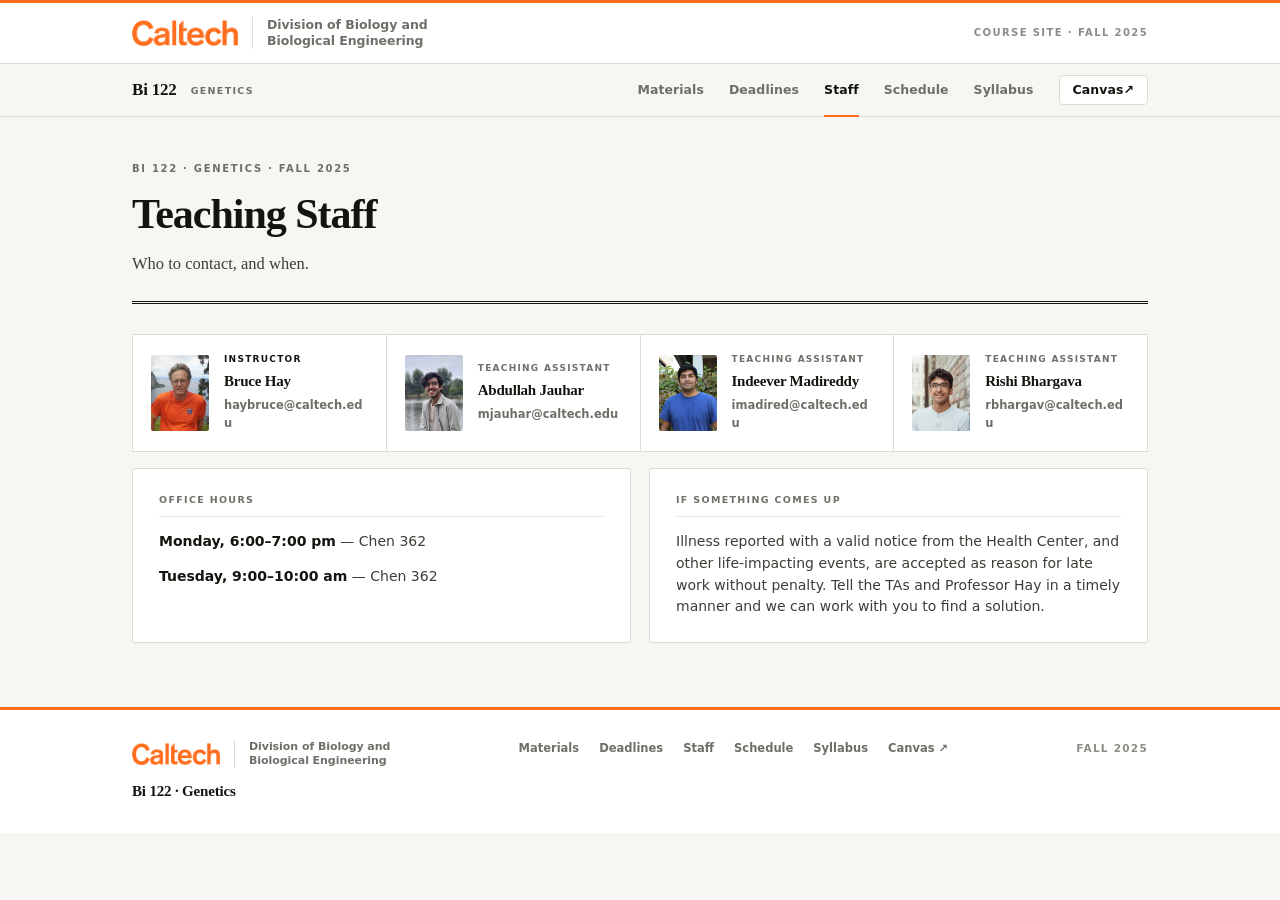
<file: staff.html>
<!DOCTYPE html>
<html lang="en">
<head>
<meta charset="utf-8">
<meta name="viewport" content="width=device-width, initial-scale=1">
<title>Teaching Staff · Bi 122 Genetics</title>
<meta name="description" content="Instructor, teaching assistants and office hours for Bi 122: Genetics.">
<meta name="theme-color" content="#f7f7f5">
<link rel="icon" href="favicon.svg" type="image/svg+xml">
<meta property="og:type" content="website">
<meta property="og:site_name" content="Bi 122 · Genetics — Caltech">
<meta property="og:title" content="Teaching Staff · Bi 122 Genetics">
<meta property="og:description" content="Instructor, teaching assistants and office hours for Bi 122: Genetics.">
<meta property="og:url" content="https://bi122resources.rishib.com/staff.html">
<meta name="twitter:card" content="summary">
<link rel="canonical" href="https://bi122resources.rishib.com/staff.html">
<link rel="stylesheet" href="styles.css">
</head>
<body>

<a class="skip" href="#main">Skip to content</a>

<div class="brandbar">
  <div class="brandbar-inner">
    <a class="lockup" href="https://www.bbe.caltech.edu/" target="_blank" rel="noopener">
      <img src="images/caltech-wordmark.png" alt="Caltech" width="106" height="26">
      <span class="lockup-rule" aria-hidden="true"></span>
      <span class="lockup-div">Division of Biology and<br>Biological Engineering</span>
    </a>
    <span class="brandbar-note">Course site · Fall 2025</span>
  </div>
</div>

<nav class="nav" aria-label="Course sections">
  <div class="nav-inner">
    <a class="nav-mark" href="index.html">Bi 122 <span>Genetics</span></a>
    <div class="nav-links">
      <a href="materials.html">Materials</a>
      <a href="deadlines.html">Deadlines</a>
      <a href="staff.html" class="active" aria-current="page">Staff</a>
      <a href="schedule.html">Schedule</a>
      <a href="syllabus.html">Syllabus</a>
      <a class="canvas" href="https://caltech.instructure.com/courses/9095" target="_blank" rel="noopener">Canvas <span aria-hidden="true">↗</span></a>
    </div>
  </div>
</nav>

<main class="shell" id="main">

  <header class="pagehead">
    <div class="eyebrow">Bi 122 · Genetics · Fall 2025</div>
    <h1>Teaching Staff</h1>
    <p class="lede">Who to contact, and when.</p>
  </header>

  <section class="section flush">
    <div class="people">
      <div class="person lead">
        <img src="images/hay.jpg" alt="Bruce Hay" width="56" height="74">
        <div>
          <div class="person-role">Instructor</div>
          <div class="person-name">Bruce Hay</div>
          <a class="person-mail" href="mailto:haybruce@caltech.edu">haybruce@caltech.edu</a>
        </div>
      </div>
      <div class="person">
        <img src="images/jauhar.jpg" alt="Abdullah Jauhar" width="56" height="74">
        <div>
          <div class="person-role">Teaching Assistant</div>
          <div class="person-name">Abdullah Jauhar</div>
          <a class="person-mail" href="mailto:mjauhar@caltech.edu">mjauhar@caltech.edu</a>
        </div>
      </div>
      <div class="person">
        <img src="images/madireddy.jpg" alt="Indeever Madireddy" width="56" height="74">
        <div>
          <div class="person-role">Teaching Assistant</div>
          <div class="person-name">Indeever Madireddy</div>
          <a class="person-mail" href="mailto:imadired@caltech.edu">imadired@caltech.edu</a>
        </div>
      </div>
      <div class="person">
        <img src="images/bhargava.jpg" alt="Rishi Bhargava" width="56" height="74">
        <div>
          <div class="person-role">Teaching Assistant</div>
          <div class="person-name">Rishi Bhargava</div>
          <a class="person-mail" href="mailto:rbhargav@caltech.edu">rbhargav@caltech.edu</a>
        </div>
      </div>
    </div>


    <div class="grid-2" style="margin-top:16px">
      <div class="panel panel-pad">
        <div class="sub">Office hours</div>
        <div class="prose">
          <p><strong>Monday, 6:00–7:00 pm</strong> — Chen 362</p>
          <p><strong>Tuesday, 9:00–10:00 am</strong> — Chen 362</p>
        </div>
      </div>
      <div class="panel panel-pad">
        <div class="sub">If something comes up</div>
        <div class="prose">
          <p>
            Illness reported with a valid notice from the Health Center, and other life-impacting
            events, are accepted as reason for late work without penalty. Tell the TAs and Professor
            Hay in a timely manner and we can work with you to find a solution.
          </p>
        </div>
      </div>
    </div>
  </section>

</main>

<footer class="footer">
  <div class="footer-inner">
    <div class="footer-brand">
      <a class="lockup lockup-sm" href="https://www.bbe.caltech.edu/" target="_blank" rel="noopener">
        <img src="images/caltech-wordmark.png" alt="Caltech" width="88" height="21">
        <span class="lockup-rule" aria-hidden="true"></span>
        <span class="lockup-div">Division of Biology and<br>Biological Engineering</span>
      </a>
      <div class="footer-title">Bi 122 · Genetics</div>
    </div>
    <nav class="footer-links" aria-label="Footer">
      <a href="materials.html">Materials</a>
      <a href="deadlines.html">Deadlines</a>
      <a href="staff.html">Staff</a>
      <a href="schedule.html">Schedule</a>
      <a href="syllabus.html">Syllabus</a>
      <a href="https://caltech.instructure.com/courses/9095" target="_blank" rel="noopener">Canvas ↗</a>
    </nav>
    <div class="footer-meta">Fall 2025</div>
  </div>
</footer>
</body>
</html>
</file>
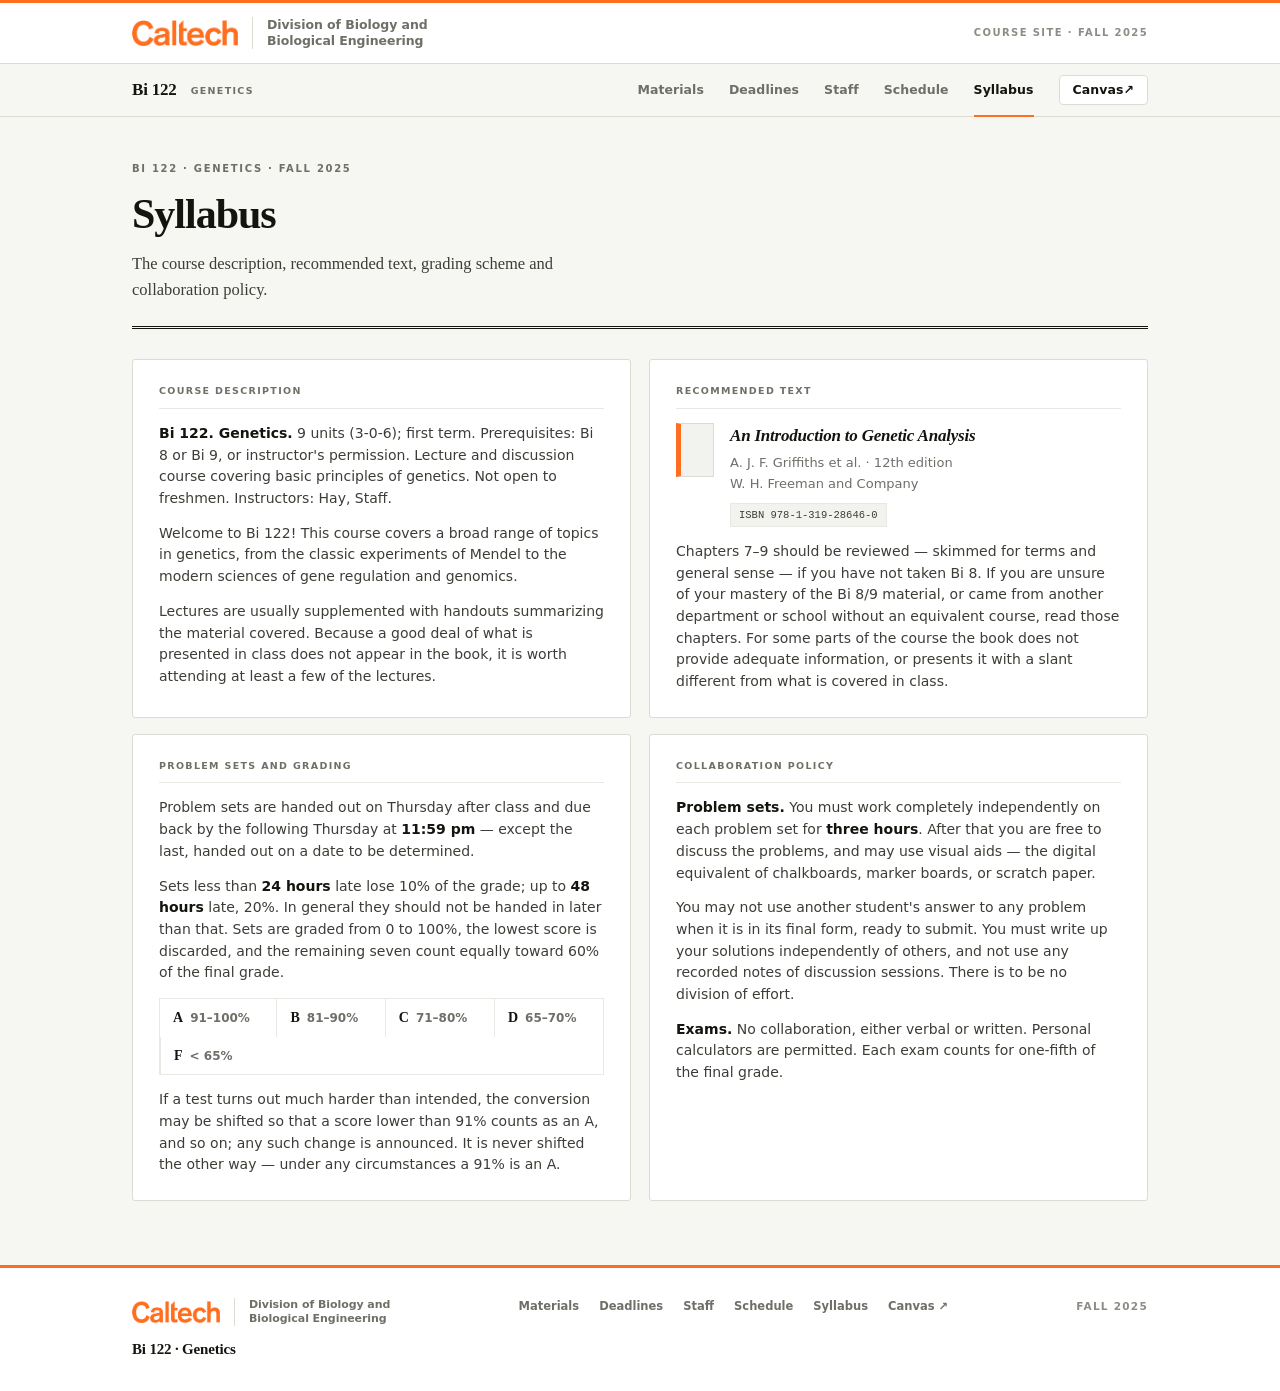
<file: syllabus.html>
<!DOCTYPE html>
<html lang="en">
<head>
<meta charset="utf-8">
<meta name="viewport" content="width=device-width, initial-scale=1">
<title>Syllabus · Bi 122 Genetics</title>
<meta name="description" content="Course description, recommended text, grading and collaboration policy for Bi 122: Genetics.">
<meta name="theme-color" content="#f7f7f5">
<link rel="icon" href="favicon.svg" type="image/svg+xml">
<meta property="og:type" content="website">
<meta property="og:site_name" content="Bi 122 · Genetics — Caltech">
<meta property="og:title" content="Syllabus · Bi 122 Genetics">
<meta property="og:description" content="Course description, recommended text, grading and collaboration policy for Bi 122: Genetics.">
<meta property="og:url" content="https://bi122resources.rishib.com/syllabus.html">
<meta name="twitter:card" content="summary">
<link rel="canonical" href="https://bi122resources.rishib.com/syllabus.html">
<link rel="stylesheet" href="styles.css">
</head>
<body>

<a class="skip" href="#main">Skip to content</a>

<div class="brandbar">
  <div class="brandbar-inner">
    <a class="lockup" href="https://www.bbe.caltech.edu/" target="_blank" rel="noopener">
      <img src="images/caltech-wordmark.png" alt="Caltech" width="106" height="26">
      <span class="lockup-rule" aria-hidden="true"></span>
      <span class="lockup-div">Division of Biology and<br>Biological Engineering</span>
    </a>
    <span class="brandbar-note">Course site · Fall 2025</span>
  </div>
</div>

<nav class="nav" aria-label="Course sections">
  <div class="nav-inner">
    <a class="nav-mark" href="index.html">Bi 122 <span>Genetics</span></a>
    <div class="nav-links">
      <a href="materials.html">Materials</a>
      <a href="deadlines.html">Deadlines</a>
      <a href="staff.html">Staff</a>
      <a href="schedule.html">Schedule</a>
      <a href="syllabus.html" class="active" aria-current="page">Syllabus</a>
      <a class="canvas" href="https://caltech.instructure.com/courses/9095" target="_blank" rel="noopener">Canvas <span aria-hidden="true">↗</span></a>
    </div>
  </div>
</nav>

<main class="shell" id="main">

  <header class="pagehead">
    <div class="eyebrow">Bi 122 · Genetics · Fall 2025</div>
    <h1>Syllabus</h1>
    <p class="lede">The course description, recommended text, grading scheme and collaboration policy.</p>
  </header>

  <section class="section flush">
    <div class="grid-2">
      <div class="panel panel-pad">
        <div class="sub">Course description</div>
        <div class="prose">
          <p>
            <strong>Bi 122. Genetics.</strong> 9 units (3-0-6); first term. Prerequisites: Bi 8 or
            Bi 9, or instructor's permission. Lecture and discussion course covering basic principles
            of genetics. Not open to freshmen. Instructors: Hay, Staff.
          </p>
          <p>
            Welcome to Bi 122! This course covers a broad range of topics in genetics, from the
            classic experiments of Mendel to the modern sciences of gene regulation and genomics.
          </p>
          <p>
            Lectures are usually supplemented with handouts summarizing the material covered. Because
            a good deal of what is presented in class does not appear in the book, it is worth
            attending at least a few of the lectures.
          </p>
        </div>
      </div>

      <div class="panel panel-pad">
        <div class="sub">Recommended text</div>
        <div class="book">
          <div class="book-spine" aria-hidden="true"></div>
          <div>
            <div class="book-title">An Introduction to Genetic Analysis</div>
            <div class="book-meta">
              A. J. F. Griffiths et al. · 12th edition<br>W. H. Freeman and Company
            </div>
            <span class="isbn">ISBN 978-1-319-28646-0</span>
          </div>
        </div>
        <div class="prose" style="margin-top:14px">
          <p>
            Chapters 7–9 should be reviewed — skimmed for terms and general sense — if you have not
            taken Bi 8. If you are unsure of your mastery of the Bi 8/9 material, or came from
            another department or school without an equivalent course, read those chapters. For some
            parts of the course the book does not provide adequate information, or presents it with
            a slant different from what is covered in class.
          </p>
        </div>
      </div>
    </div>

    <div class="grid-2" style="margin-top:16px">
      <div class="panel panel-pad">
        <div class="sub">Problem sets and grading</div>
        <div class="prose">
          <p>
            Problem sets are handed out on Thursday after class and due back by the following
            Thursday at <strong>11:59 pm</strong> — except the last, handed out on a date to be
            determined.
          </p>
          <p>
            Sets less than <strong>24 hours</strong> late lose 10% of the grade; up to
            <strong>48 hours</strong> late, 20%. In general they should not be handed in later than
            that. Sets are graded from 0 to 100%, the lowest score is discarded, and the remaining
            seven count equally toward 60% of the final grade.
          </p>
        </div>
        <div class="scale">
          <span class="grade"><b>A</b> 91–100%</span>
          <span class="grade"><b>B</b> 81–90%</span>
          <span class="grade"><b>C</b> 71–80%</span>
          <span class="grade"><b>D</b> 65–70%</span>
          <span class="grade"><b>F</b> &lt; 65%</span>
        </div>
        <div class="prose" style="margin-top:14px">
          <p>
            If a test turns out much harder than intended, the conversion may be shifted so that a
            score lower than 91% counts as an A, and so on; any such change is announced. It is never
            shifted the other way — under any circumstances a 91% is an A.
          </p>
        </div>
      </div>

      <div class="panel panel-pad">
        <div class="sub">Collaboration policy</div>
        <div class="prose">
          <p>
            <strong>Problem sets.</strong> You must work completely independently on each problem set
            for <strong>three hours</strong>. After that you are free to discuss the problems, and may
            use visual aids — the digital equivalent of chalkboards, marker boards, or scratch paper.
          </p>
          <p>
            You may not use another student's answer to any problem when it is in its final form,
            ready to submit. You must write up your solutions independently of others, and not use
            any recorded notes of discussion sessions. There is to be no division of effort.
          </p>
          <p>
            <strong>Exams.</strong> No collaboration, either verbal or written. Personal calculators
            are permitted. Each exam counts for one-fifth of the final grade.
          </p>
        </div>
      </div>
    </div>
  </section>

</main>

<footer class="footer">
  <div class="footer-inner">
    <div class="footer-brand">
      <a class="lockup lockup-sm" href="https://www.bbe.caltech.edu/" target="_blank" rel="noopener">
        <img src="images/caltech-wordmark.png" alt="Caltech" width="88" height="21">
        <span class="lockup-rule" aria-hidden="true"></span>
        <span class="lockup-div">Division of Biology and<br>Biological Engineering</span>
      </a>
      <div class="footer-title">Bi 122 · Genetics</div>
    </div>
    <nav class="footer-links" aria-label="Footer">
      <a href="materials.html">Materials</a>
      <a href="deadlines.html">Deadlines</a>
      <a href="staff.html">Staff</a>
      <a href="schedule.html">Schedule</a>
      <a href="syllabus.html">Syllabus</a>
      <a href="https://caltech.instructure.com/courses/9095" target="_blank" rel="noopener">Canvas ↗</a>
    </nav>
    <div class="footer-meta">Fall 2025</div>
  </div>
</footer>
</body>
</html>
</file>
<file: styles.css>
/* ══ Bi 122 · Genetics ═══════════════════════════════════════════════
   A flat, ruled, typographic system: paper ground, hairline borders,
   no drop shadows. Colour is reserved for status.
   ═══════════════════════════════════════════════════════════════════ */

:root {
  --paper: #f6f6f3;
  --panel: #ffffff;
  --surface: #f2f2ef;
  --surface-hover: #eceae6;
  --ink: #14140f;
  --ink-soft: #3d3d37;
  --muted: #6f6f68;
  --muted-light: #8d8d85;
  --rule: #dcdcd5;
  --rule-soft: #e9e9e3;
  --rule-strong: #14140f;
  --orange: #ff6e1e;          /* Caltech wordmark orange, sampled from the mark */
  --orange-deep: #bf4a0a;     /* darkened for text: 5.0:1 on white, passes AA */
  --danger: #8c2b20;
  --danger-bg: #fbf3f1;
  --danger-rule: #e6cfc9;
  --warn: #6b5216;
  --warn-bg: #fbf6ea;
  --warn-rule: #e6dbbe;
  --ease: cubic-bezier(0.2, 0.8, 0.2, 1);
  --serif: Charter, "Bitstream Charter", "Iowan Old Style", "Palatino Linotype",
    Palatino, "Book Antiqua", Georgia, ui-serif, serif;
  --sans: Inter, ui-sans-serif, system-ui, -apple-system, BlinkMacSystemFont,
    "Segoe UI", sans-serif;
  --mono: ui-monospace, SFMono-Regular, Menlo, Monaco, Consolas, monospace;
  --gutter: 32px;
  --measure: 1080px;
}

*,
*::before,
*::after {
  box-sizing: border-box;
}

html {
  -webkit-text-size-adjust: 100%;
}

body {
  margin: 0;
  min-width: 320px;
  background: var(--paper);
  color: var(--ink);
  font-family: var(--sans);
  font-size: 14px;
  line-height: 1.55;
  font-synthesis: none;
  text-rendering: optimizeLegibility;
  -webkit-font-smoothing: antialiased;
  -moz-osx-font-smoothing: grayscale;
}

::selection {
  background: #dcdcd3;
}

a {
  color: var(--ink);
  text-decoration: none;
}

:focus-visible {
  outline: 2px solid var(--ink);
  outline-offset: 3px;
  border-radius: 2px;
}

.skip {
  position: absolute;
  left: -9999px;
  top: 0;
  z-index: 100;
  padding: 10px 16px;
  background: var(--ink);
  color: #fff;
  font-size: 13px;
  font-weight: 700;
}

.skip:focus {
  left: 0;
}

/* ── Brand band ────────────────────────────────────────────────────── */

.brandbar {
  background: var(--panel);
  border-top: 3px solid var(--orange);
  border-bottom: 1px solid var(--rule);
}

.brandbar-inner {
  max-width: var(--measure);
  margin: 0 auto;
  padding: 14px var(--gutter);
  display: flex;
  align-items: center;
  justify-content: space-between;
  gap: 20px;
}

.lockup {
  display: inline-flex;
  align-items: center;
  gap: 14px;
}

.lockup img {
  display: block;
  width: 106px;
  height: auto;
}

.lockup-rule {
  width: 1px;
  align-self: stretch;
  min-height: 30px;
  background: var(--rule);
}

.lockup-div {
  font-size: 12.5px;
  line-height: 1.28;
  font-weight: 600;
  letter-spacing: -0.005em;
  color: var(--muted);
}

.lockup:hover .lockup-div {
  color: var(--ink);
}

.lockup-sm img {
  width: 88px;
}

.lockup-sm .lockup-div {
  font-size: 11px;
}

.lockup-sm .lockup-rule {
  min-height: 26px;
}

.brandbar-note {
  font-size: 10px;
  font-weight: 800;
  letter-spacing: 0.14em;
  text-transform: uppercase;
  color: var(--muted-light);
}

/* ── Nav ───────────────────────────────────────────────────────────── */

.nav {
  position: sticky;
  top: 0;
  z-index: 20;
  background: rgba(246, 246, 243, 0.94);
  backdrop-filter: saturate(180%) blur(12px);
  -webkit-backdrop-filter: saturate(180%) blur(12px);
  border-bottom: 1px solid var(--rule);
}

.nav-inner {
  max-width: var(--measure);
  margin: 0 auto;
  padding: 11px var(--gutter);
  display: flex;
  align-items: center;
  justify-content: space-between;
  gap: 20px;
}

.nav-mark {
  font-family: var(--serif);
  font-size: 17px;
  font-weight: 700;
  letter-spacing: -0.012em;
  white-space: nowrap;
  color: var(--ink);
}

.nav-mark span {
  font-family: var(--sans);
  font-size: 9.5px;
  font-weight: 800;
  letter-spacing: 0.14em;
  text-transform: uppercase;
  color: var(--muted);
  margin-left: 10px;
  vertical-align: 1px;
}

.nav-links {
  display: flex;
  align-items: center;
  gap: 1px;
  flex-wrap: wrap;
}

.nav-links a {
  position: relative;
  display: inline-flex;
  align-items: center;
  height: 30px;
  padding: 0 12px;
  font-size: 12.5px;
  font-weight: 620;
  letter-spacing: 0.005em;
  color: var(--muted);
  transition: color 0.15s var(--ease);
}

.nav-links a::after {
  content: "";
  position: absolute;
  left: 12px;
  right: 12px;
  bottom: -12px;
  height: 2px;
  background: transparent;
  transition: background 0.15s var(--ease);
}

.nav-links a:hover {
  color: var(--ink);
}

.nav-links a.active {
  color: var(--ink);
  font-weight: 730;
}

.nav-links a.active::after {
  background: var(--orange);
}

.nav-links a.canvas {
  margin-left: 12px;
  height: 30px;
  padding: 0 13px;
  border: 1px solid var(--rule);
  border-radius: 4px;
  background: var(--panel);
  color: var(--ink);
  font-weight: 700;
}

.nav-links a.canvas:hover {
  background: var(--ink);
  border-color: var(--ink);
  color: #fff;
}

.nav-links a.canvas::after {
  display: none;
}

/* ── Shell ─────────────────────────────────────────────────────────── */

.shell {
  display: block;
  max-width: var(--measure);
  margin: 0 auto;
  padding: 0 var(--gutter) 64px;
}

/* ── Mastheads ─────────────────────────────────────────────────────── */

.masthead {
  padding: 60px 0 34px;
  border-bottom: 3px double var(--rule-strong);
}

.pagehead {
  padding: 44px 0 24px;
  border-bottom: 3px double var(--rule-strong);
}

.eyebrow {
  font-size: 10px;
  font-weight: 800;
  letter-spacing: 0.17em;
  text-transform: uppercase;
  color: var(--muted);
}

.masthead h1,
.pagehead h1 {
  font-family: var(--serif);
  margin: 16px 0 0;
  font-weight: 700;
  letter-spacing: -0.024em;
  line-height: 1.04;
}

.masthead h1 {
  font-size: clamp(36px, 6vw, 58px);
}

.pagehead h1 {
  font-size: clamp(29px, 4.4vw, 42px);
}

.masthead .lede,
.pagehead .lede {
  margin: 15px 0 0;
  max-width: 58ch;
  font-family: var(--serif);
  font-size: 17.5px;
  line-height: 1.55;
  color: var(--ink-soft);
}

.pagehead .lede {
  font-size: 16.5px;
}

.meta-row {
  display: flex;
  flex-wrap: wrap;
  margin: 32px 0 0;
  border-top: 1px solid var(--rule);
  border-bottom: 1px solid var(--rule);
}

.meta-cell {
  flex: 1 1 150px;
  padding: 13px 18px 13px 0;
}

.meta-cell + .meta-cell {
  padding-left: 18px;
  border-left: 1px solid var(--rule-soft);
}

.meta-cell dt {
  font-size: 9.5px;
  font-weight: 800;
  letter-spacing: 0.14em;
  text-transform: uppercase;
  color: var(--muted);
}

.meta-cell dd {
  margin: 5px 0 0;
  font-variant-numeric: tabular-nums;
  font-size: 14px;
  font-weight: 650;
  letter-spacing: -0.008em;
}

/* ── Sections ──────────────────────────────────────────────────────── */

.section {
  padding-top: 46px;
}

.section.flush {
  padding-top: 30px;
}

.section-head {
  display: flex;
  align-items: baseline;
  justify-content: space-between;
  gap: 16px;
  flex-wrap: wrap;
  padding-bottom: 9px;
  margin-bottom: 20px;
  border-bottom: 1px solid var(--rule-strong);
}

.section h2 {
  font-family: var(--serif);
  margin: 0;
  font-size: 24px;
  font-weight: 700;
  letter-spacing: -0.018em;
}

.section-note {
  font-size: 12px;
  font-weight: 620;
  color: var(--muted);
}

/* ── Panels ────────────────────────────────────────────────────────── */

.panel {
  background: var(--panel);
  border: 1px solid var(--rule);
  border-radius: 3px;
  overflow: hidden;
}

.panel-pad {
  padding: 24px 26px;
}

.prose p {
  margin: 0 0 13px;
  color: var(--ink-soft);
  max-width: 74ch;
}

.prose p:last-child {
  margin-bottom: 0;
}

.prose strong {
  color: var(--ink);
  font-weight: 700;
}

.prose a,
.callout a {
  color: inherit;
  text-decoration: underline;
  text-decoration-thickness: 1px;
  text-underline-offset: 2px;
}

.prose a:hover,
.callout a:hover {
  text-decoration-thickness: 2px;
  text-decoration-color: var(--orange);
}

.grid-2 {
  display: grid;
  grid-template-columns: repeat(2, 1fr);
  gap: 18px;
}

.sub {
  font-size: 9.5px;
  font-weight: 800;
  letter-spacing: 0.14em;
  text-transform: uppercase;
  color: var(--muted);
  padding-bottom: 9px;
  margin-bottom: 14px;
  border-bottom: 1px solid var(--rule-soft);
}

/* ── Hub cards (home) ──────────────────────────────────────────────── */

.cards {
  display: grid;
  grid-template-columns: repeat(auto-fit, minmax(272px, 1fr));
  gap: 0;
  border-top: 1px solid var(--rule);
  border-left: 1px solid var(--rule);
}

.card {
  display: flex;
  flex-direction: column;
  padding: 24px 26px 22px;
  background: var(--panel);
  border-right: 1px solid var(--rule);
  border-bottom: 1px solid var(--rule);
  transition: background 0.15s var(--ease);
}

.card:hover {
  background: #fbfbf9;
}

.card-num {
  font-family: var(--mono);
  font-size: 10.5px;
  font-weight: 700;
  letter-spacing: 0.1em;
  color: var(--orange-deep);
}

.card-title {
  font-family: var(--serif);
  margin-top: 12px;
  font-size: 21px;
  font-weight: 700;
  letter-spacing: -0.02em;
}

.card:hover .card-title {
  text-decoration: underline;
  text-decoration-thickness: 1px;
  text-decoration-color: var(--orange);
  text-underline-offset: 3px;
}

.card-desc {
  flex: 1;
  margin: 9px 0 0;
  font-size: 13.5px;
  color: var(--ink-soft);
  line-height: 1.55;
}

.card-meta {
  margin-top: 18px;
  padding-top: 12px;
  border-top: 1px solid var(--rule-soft);
  font-size: 10.5px;
  font-weight: 700;
  letter-spacing: 0.09em;
  text-transform: uppercase;
  color: var(--muted);
}

/* ── People ────────────────────────────────────────────────────────── */

.people {
  display: grid;
  grid-template-columns: repeat(auto-fit, minmax(210px, 1fr));
  gap: 0;
  border-top: 1px solid var(--rule);
  border-left: 1px solid var(--rule);
  background: var(--panel);
}

.person {
  display: flex;
  gap: 15px;
  align-items: center;
  padding: 18px;
  border-right: 1px solid var(--rule);
  border-bottom: 1px solid var(--rule);
}

.person img {
  flex: none;
  width: 58px;
  height: 76px;
  object-fit: cover;
  border-radius: 2px;
  background: var(--surface);
}

.person-role {
  font-size: 9px;
  font-weight: 800;
  letter-spacing: 0.14em;
  text-transform: uppercase;
  color: var(--muted);
}

.person.lead .person-role {
  color: var(--ink);
}

.person-name {
  font-family: var(--serif);
  font-size: 15px;
  font-weight: 700;
  letter-spacing: -0.015em;
  margin-top: 3px;
}

.person-mail {
  display: block;
  margin-top: 4px;
  font-size: 11.5px;
  font-weight: 600;
  color: var(--muted);
  word-break: break-word;
}

.person-mail:hover {
  color: var(--ink);
  text-decoration: underline;
  text-underline-offset: 2px;
}

/* ── Materials ─────────────────────────────────────────────────────── */

.wk-head {
  padding: 10px 22px;
  background: var(--surface);
  border-bottom: 1px solid var(--rule);
  border-top: 1px solid var(--rule);
}

.wk:first-child .wk-head {
  border-top: 0;
}

.wk-num {
  font-size: 9.5px;
  font-weight: 800;
  letter-spacing: 0.15em;
  text-transform: uppercase;
  color: var(--muted);
}

.file {
  display: flex;
  align-items: center;
  gap: 15px;
  padding: 12px 22px;
  border-bottom: 1px solid var(--rule-soft);
  transition: background 0.14s var(--ease);
}

.wk:last-child .file:last-child {
  border-bottom: 0;
}

.file:hover {
  background: #fbfbf9;
}

.file-thumb {
  flex: none;
  width: 52px;
  height: 39px;
  object-fit: contain;
  border: 1px solid var(--rule);
  background: #fff;
}

.file-name {
  font-size: 14px;
  font-weight: 650;
  letter-spacing: -0.012em;
  flex: 1;
  min-width: 0;
}

.file:hover .file-name {
  text-decoration: underline;
  text-decoration-thickness: 1px;
  text-decoration-color: var(--orange);
  text-underline-offset: 3px;
}

.file-name .rev {
  display: inline-block;
  margin-left: 9px;
  padding: 1px 7px;
  border: 1px solid var(--rule);
  background: var(--surface);
  color: var(--muted);
  font-size: 9px;
  font-weight: 800;
  letter-spacing: 0.1em;
  text-transform: uppercase;
  vertical-align: 1.5px;
}

.file-meta {
  flex: none;
  font-variant-numeric: tabular-nums;
  font-family: var(--mono);
  font-size: 11px;
  color: var(--muted-light);
  white-space: nowrap;
}

.file-dl {
  flex: none;
  width: 62px;
  text-align: right;
  font-size: 11px;
  font-weight: 800;
  letter-spacing: 0.09em;
  text-transform: uppercase;
  color: var(--muted-light);
}

.file:hover .file-dl {
  color: var(--orange-deep);
}

/* ── Subscribe ─────────────────────────────────────────────────────── */

.subscribe {
  display: grid;
  grid-template-columns: 1.15fr 1fr;
  margin-top: 20px;
  background: var(--panel);
  border: 1px solid var(--rule);
  border-radius: 3px;
}

.subscribe-main {
  padding: 22px 24px;
}

.subscribe-url {
  padding: 22px 24px;
  border-left: 1px solid var(--rule-soft);
  background: #fcfcfa;
}

.subscribe-desc {
  margin: 0 0 16px;
  font-size: 13.5px;
  color: var(--ink-soft);
  max-width: 46ch;
}

.subscribe-actions {
  display: flex;
  flex-wrap: wrap;
  gap: 9px;
}

.btn {
  display: inline-flex;
  align-items: center;
  height: 36px;
  padding: 0 16px;
  border: 1px solid var(--rule);
  border-radius: 3px;
  background: var(--panel);
  color: var(--ink);
  font-family: var(--sans);
  font-size: 12.5px;
  font-weight: 700;
  letter-spacing: -0.005em;
  cursor: pointer;
  transition: background 0.15s var(--ease), border-color 0.15s var(--ease),
    color 0.15s var(--ease);
}

.btn:hover {
  background: var(--surface);
  border-color: var(--muted-light);
}

.btn-primary {
  background: var(--ink);
  border-color: var(--ink);
  color: #fff;
}

.btn-primary:hover {
  background: #000;
  border-color: #000;
  color: #fff;
}

.btn-small {
  height: 28px;
  padding: 0 11px;
  font-size: 11px;
  font-weight: 700;
  letter-spacing: 0.05em;
  text-transform: uppercase;
}

.subscribe-url code {
  display: block;
  padding: 9px 11px;
  margin-bottom: 9px;
  background: var(--panel);
  border: 1px solid var(--rule-soft);
  font-family: var(--mono);
  font-size: 11.5px;
  color: var(--ink-soft);
  overflow-wrap: anywhere;
}

.subscribe-note {
  margin: 14px 0 0;
  font-size: 11.5px;
  line-height: 1.55;
  color: var(--muted);
}

/* ── Tables ────────────────────────────────────────────────────────── */

.table-scroll {
  overflow-x: auto;
}

table {
  width: 100%;
  font-variant-numeric: tabular-nums;
  border-collapse: collapse;
  min-width: 580px;
}

thead th {
  text-align: left;
  padding: 11px 20px;
  font-size: 9.5px;
  font-weight: 800;
  letter-spacing: 0.14em;
  text-transform: uppercase;
  color: var(--muted);
  background: var(--surface);
  border-bottom: 1px solid var(--rule);
  white-space: nowrap;
}

tbody td {
  padding: 12px 20px;
  border-bottom: 1px solid var(--rule-soft);
  vertical-align: top;
  font-size: 13.5px;
  color: var(--ink-soft);
}

tbody tr:last-child td {
  border-bottom: 0;
}

tbody tr:hover td {
  background: #fbfbf9;
}

td.week {
  font-size: 10.5px;
  font-weight: 800;
  letter-spacing: 0.1em;
  color: var(--muted-light);
  white-space: nowrap;
}

td.date {
  font-weight: 650;
  color: var(--ink);
  white-space: nowrap;
}

td.topic {
  font-weight: 650;
  color: var(--ink);
  letter-spacing: -0.012em;
}

td.reading {
  font-family: var(--mono);
  font-size: 11.5px;
  color: var(--muted);
  white-space: nowrap;
}

td.num {
  font-weight: 650;
  color: var(--ink);
}

.rule td {
  border-top: 1px solid var(--rule);
}

.tag {
  display: inline-block;
  padding: 2px 9px;
  font-size: 10px;
  font-weight: 800;
  letter-spacing: 0.08em;
  text-transform: uppercase;
  white-space: nowrap;
  background: var(--ink);
  border: 1px solid var(--ink);
  color: #fff;
}

.tag.exam {
  background: var(--danger-bg);
  border-color: var(--danger-rule);
  color: var(--danger);
}

.row-off td.topic {
  color: var(--muted-light);
  font-weight: 600;
  font-style: italic;
}

/* ── Stat strip ────────────────────────────────────────────────────── */

.stats {
  display: grid;
  grid-template-columns: repeat(auto-fit, minmax(158px, 1fr));
}

.stat {
  padding: 20px 22px;
  border-left: 1px solid var(--rule-soft);
}

.stat:first-child {
  border-left: 0;
}

.stat-value {
  font-family: var(--serif);
  font-size: clamp(27px, 4.5vw, 35px);
  font-weight: 700;
  letter-spacing: -0.028em;
  line-height: 1;
}

.stat-label {
  margin-top: 9px;
  font-size: 12px;
  font-weight: 700;
  letter-spacing: -0.008em;
}

.stat-sub {
  margin-top: 3px;
  font-size: 11px;
  color: var(--muted);
}

.scale {
  display: flex;
  flex-wrap: wrap;
  margin-top: 14px;
  border: 1px solid var(--rule-soft);
}

.grade {
  flex: 1 1 auto;
  display: flex;
  align-items: baseline;
  gap: 7px;
  padding: 8px 13px;
  font-size: 12px;
  font-weight: 620;
  color: var(--muted);
  border-left: 1px solid var(--rule-soft);
  white-space: nowrap;
}

.grade:first-child {
  border-left: 0;
}

.grade b {
  font-family: var(--serif);
  font-size: 14px;
  font-weight: 700;
  color: var(--ink);
}

/* ── Callout ───────────────────────────────────────────────────────── */

.callout {
  display: block;
  padding: 15px 18px;
  background: var(--warn-bg);
  border: 1px solid var(--warn-rule);
  border-left: 3px solid #b09046;
  color: var(--warn);
  font-size: 13px;
  line-height: 1.55;
  margin-top: 18px;
}

.callout-tag {
  display: block;
  font-weight: 800;
  font-size: 9.5px;
  letter-spacing: 0.14em;
  text-transform: uppercase;
  margin-bottom: 4px;
}

.callout.plain {
  background: var(--panel);
  border-color: var(--rule);
  border-left-color: var(--muted-light);
  color: var(--ink-soft);
}

/* ── Book ──────────────────────────────────────────────────────────── */

.book {
  display: flex;
  gap: 16px;
  align-items: flex-start;
}

.book-spine {
  flex: none;
  width: 38px;
  height: 54px;
  background: var(--surface);
  border: 1px solid var(--rule);
  border-left: 5px solid var(--orange);
}

.book-title {
  font-family: var(--serif);
  font-size: 17px;
  font-weight: 700;
  font-style: italic;
  letter-spacing: -0.012em;
}

.book-meta {
  margin-top: 4px;
  font-size: 13px;
  color: var(--muted);
}

.isbn {
  display: inline-block;
  margin-top: 9px;
  padding: 3px 8px;
  background: var(--surface);
  border: 1px solid var(--rule-soft);
  font-family: var(--mono);
  font-size: 10.5px;
  color: var(--ink-soft);
}

/* ── Document viewer ───────────────────────────────────────────────── */

.viewer {
  position: fixed;
  inset: 0;
  z-index: 60;
  display: flex;
  flex-direction: column;
  padding: 24px;
  gap: 14px;
  background: rgba(20, 20, 15, 0.62);
  backdrop-filter: blur(5px);
  -webkit-backdrop-filter: blur(5px);
  animation: viewer-in 0.18s var(--ease);
}

.viewer[hidden] {
  display: none;
}

@keyframes viewer-in {
  from { opacity: 0; }
  to   { opacity: 1; }
}

.viewer-bar,
.viewer-body {
  max-width: 1180px;
  width: 100%;
  margin: 0 auto;
}

.viewer-bar {
  flex: none;
  display: flex;
  align-items: center;
  justify-content: space-between;
  gap: 16px;
}

.viewer-title {
  font-family: var(--serif);
  font-size: 18px;
  font-weight: 700;
  letter-spacing: -0.015em;
  color: #fff;
  overflow: hidden;
  text-overflow: ellipsis;
  white-space: nowrap;
}

.viewer-actions {
  flex: none;
  display: flex;
  gap: 8px;
}

.vbtn {
  display: inline-flex;
  align-items: center;
  height: 31px;
  padding: 0 13px;
  border: 1px solid rgba(255, 255, 255, 0.3);
  border-radius: 3px;
  background: transparent;
  color: #fff;
  font-family: var(--sans);
  font-size: 11.5px;
  font-weight: 700;
  letter-spacing: 0.05em;
  text-transform: uppercase;
  cursor: pointer;
  transition: background 0.15s var(--ease), border-color 0.15s var(--ease);
}

.vbtn:hover {
  background: rgba(255, 255, 255, 0.15);
  border-color: rgba(255, 255, 255, 0.55);
}

.vbtn.solid {
  background: #fff;
  border-color: #fff;
  color: var(--ink);
}

.vbtn.solid:hover {
  background: #e6e6e0;
}

.vbtn:focus-visible {
  outline: 2px solid #fff;
  outline-offset: 3px;
}

.viewer-body {
  flex: 1;
  min-height: 0;
  border-radius: 3px;
  overflow: hidden;
  background: var(--panel);
}

.viewer-body iframe {
  width: 100%;
  height: 100%;
  border: 0;
  display: block;
}

/* ── Footer ────────────────────────────────────────────────────────── */

.footer {
  border-top: 3px solid var(--orange);
  background: var(--panel);
}

.footer-inner {
  max-width: var(--measure);
  margin: 0 auto;
  padding: 30px var(--gutter);
  display: flex;
  justify-content: space-between;
  align-items: flex-start;
  gap: 26px;
  flex-wrap: wrap;
}

.footer-brand .lockup {
  margin-bottom: 12px;
}

.footer-title {
  font-family: var(--serif);
  font-size: 15px;
  font-weight: 700;
  letter-spacing: -0.012em;
}

.footer-sub {
  margin-top: 5px;
  font-size: 11.5px;
  line-height: 1.6;
  color: var(--muted);
}

.footer-links {
  display: flex;
  flex-wrap: wrap;
  gap: 6px 20px;
}

.footer-links a {
  font-size: 11.5px;
  font-weight: 650;
  color: var(--muted);
}

.footer-links a:hover {
  color: var(--ink);
  text-decoration: underline;
  text-underline-offset: 2px;
}

.footer-meta {
  font-size: 10.5px;
  font-weight: 700;
  letter-spacing: 0.12em;
  text-transform: uppercase;
  color: var(--muted-light);
}

/* ── Responsive ────────────────────────────────────────────────────── */

@media (max-width: 900px) {
  .nav-inner {
    flex-direction: column;
    align-items: flex-start;
    gap: 8px;
  }
  .nav-links a::after {
    bottom: -2px;
  }
  .nav-links a.canvas {
    margin-left: 8px;
  }
  .grid-2,
  .subscribe {
    grid-template-columns: 1fr;
  }
  .subscribe-url {
    border-left: 0;
    border-top: 1px solid var(--rule-soft);
  }
  .brandbar-note {
    display: none;
  }
}

@media (max-width: 640px) {
  :root {
    --gutter: 18px;
  }
  .masthead {
    padding: 34px 0 26px;
  }
  .pagehead {
    padding: 28px 0 20px;
  }
  .panel-pad,
  .card {
    padding: 18px;
  }
  .file,
  .wk-head {
    padding-left: 16px;
    padding-right: 16px;
  }
  .file-meta {
    display: none;
  }
  .file-dl {
    width: auto;
  }
  .meta-cell {
    flex: 1 1 100%;
    padding: 11px 0;
  }
  .meta-cell + .meta-cell {
    padding-left: 0;
    border-left: 0;
    border-top: 1px solid var(--rule-soft);
  }
  .stat {
    border-left: 0;
    border-top: 1px solid var(--rule-soft);
  }
  .stat:first-child {
    border-top: 0;
  }
  .viewer {
    padding: 12px;
    gap: 10px;
  }
  .viewer-title {
    font-size: 14px;
  }
  #viewerTab {
    display: none;
  }
}

@media (prefers-reduced-motion: reduce) {
  *,
  *::before,
  *::after {
    transition-duration: 0.01ms !important;
    animation-duration: 0.01ms !important;
  }
}

/* ── Print ─────────────────────────────────────────────────────────── */

@media print {
  :root {
    --gutter: 0;
  }
  body {
    background: #fff;
    font-size: 10.5pt;
  }
  .brandbar-note,
  .subscribe,
  .nav,
  .skip,
  .viewer,
  .footer-links,
  .file-dl,
  .card-num {
    display: none !important;
  }
  .shell {
    max-width: none;
    padding: 0;
  }
  .panel,
  .card,
  .person,
  .cards,
  .people {
    border-color: #bbb;
  }
  .masthead,
  .pagehead {
    padding-top: 0;
    border-bottom: 2px solid #000;
  }
  a {
    text-decoration: none;
  }
  .file,
  tbody tr,
  .person,
  .card {
    break-inside: avoid;
  }
  thead {
    display: table-header-group;
  }
  .footer {
    border-top: 1px solid #bbb;
  }
}
</file>
